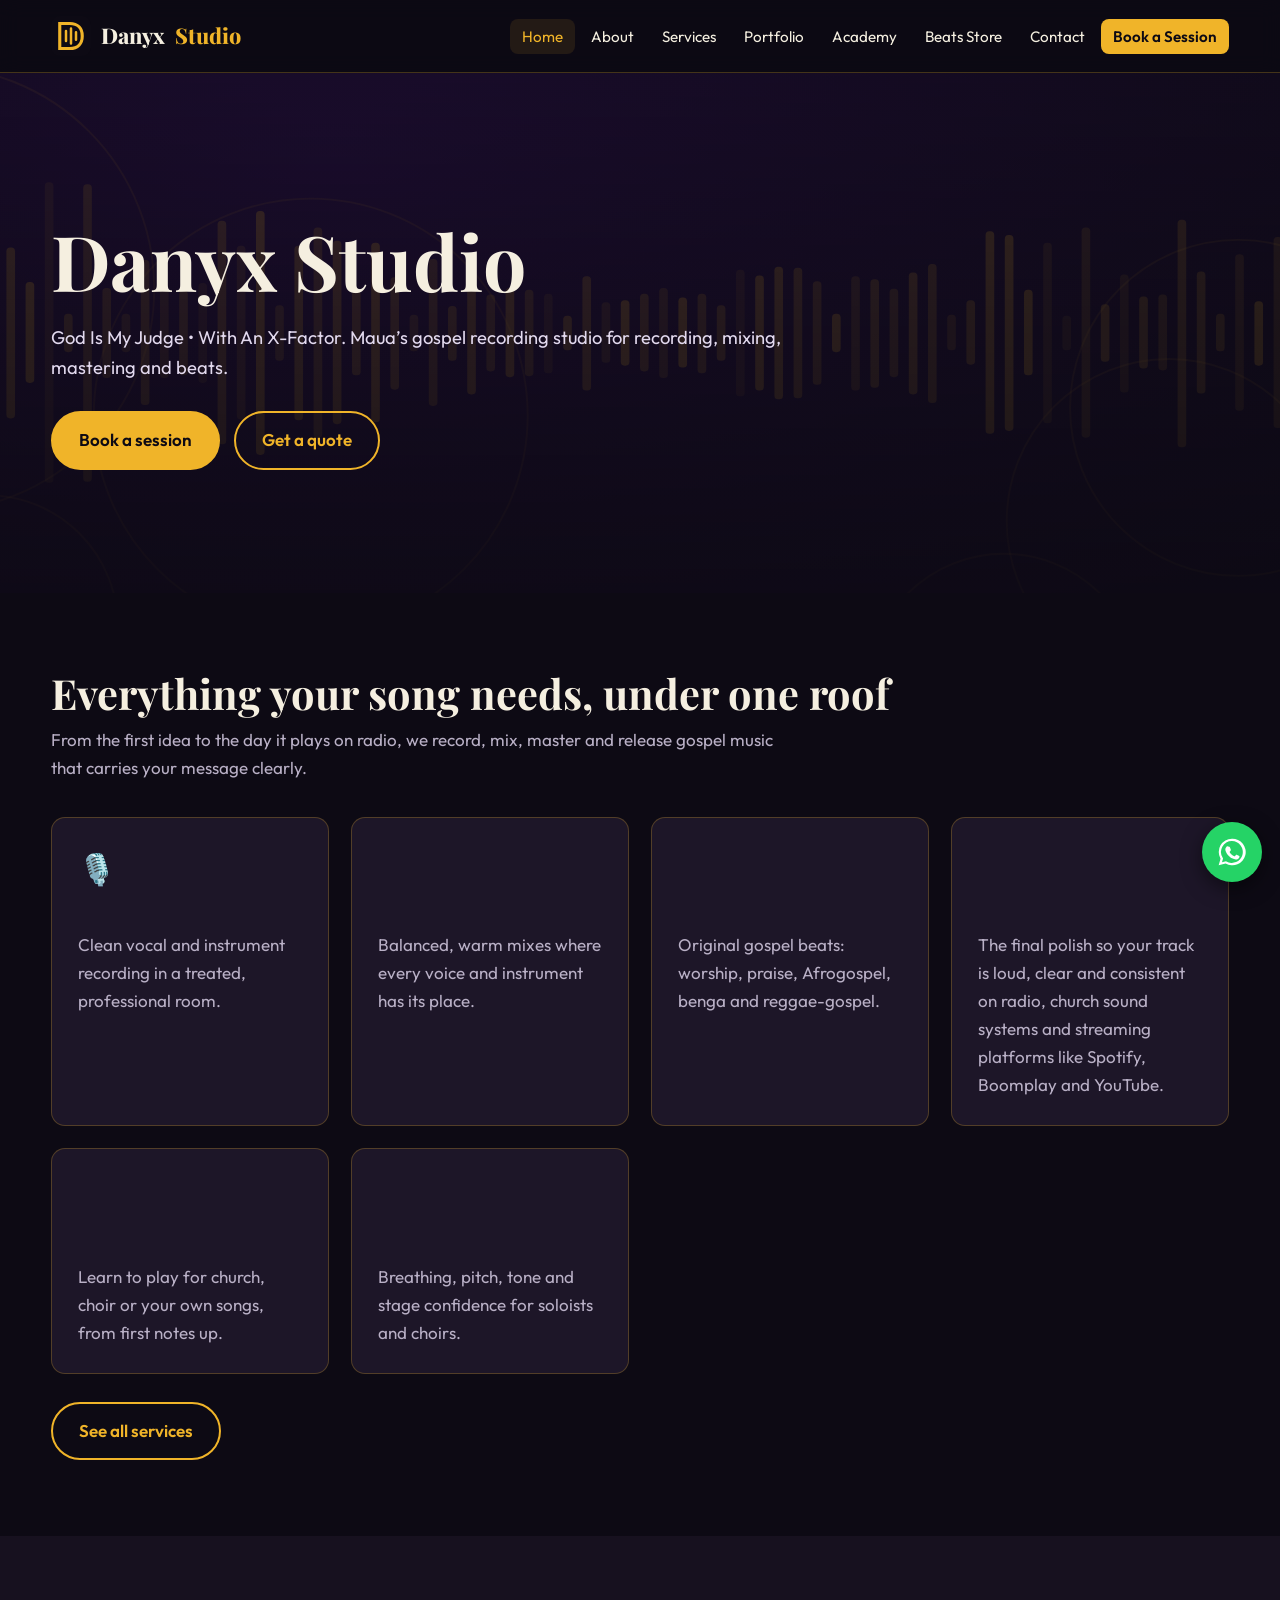
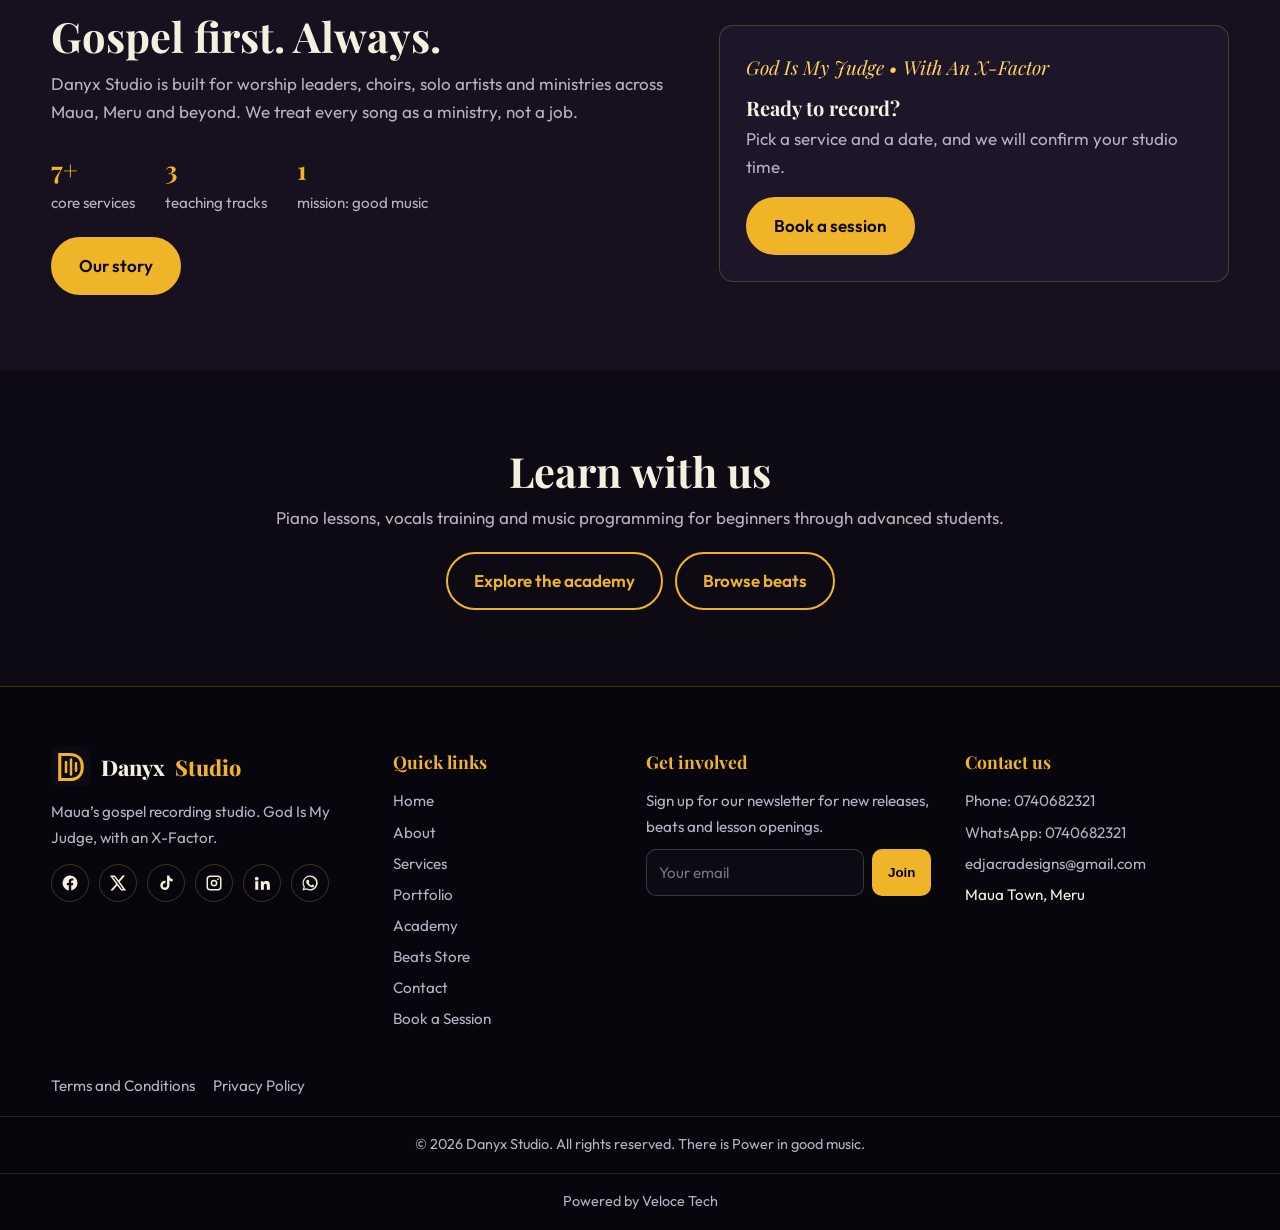
<file: index.html>
<!DOCTYPE html>
<html lang="en"><head><meta charset="UTF-8"><meta name="viewport" content="width=device-width,initial-scale=1">
<title>Gospel Recording Studio in Maua | Danyx Studio, Maua</title><meta name="description" content="Danyx Studio is a gospel recording studio in Maua, Meru: recording, mixing, mastering, beats, music lessons and more.">
<link rel="icon" href="images/logo.svg" type="image/svg+xml">
<link rel="preconnect" href="https://fonts.googleapis.com"><link rel="preconnect" href="https://fonts.gstatic.com" crossorigin>
<link href="https://fonts.googleapis.com/css2?family=Outfit:wght@400;500;600&family=Playfair+Display:ital,wght@0,700;0,800;1,500&display=swap" rel="stylesheet">
<link rel="stylesheet" href="css/styles.css"></head>
<body>
<section class="hero"><div class="bg-slider" aria-hidden="true"></div><div class="wrap"><h1>Danyx Studio</h1><p>God Is My Judge • With An X-Factor. Maua’s gospel recording studio for recording, mixing, mastering and beats.</p><div class="btns"><a class="btn gold" href="book.html">Book a session</a><a class="btn line" href="services.html">Get a quote</a></div></div></section>
<section class="home-services"><div class="wrap"><h2 class="home-services-title">Everything your song needs, under one roof</h2><p class="home-services-intro">From the first idea to the day it plays on radio, we record, mix, master and release gospel music that carries your message clearly.</p><div class="grid"><article class="card"><div class="ic">🎙️</div><h3>Recording</h3><p>Clean vocal and instrument recording in a treated, professional room.</p></article><article class="card"><div class="ic">🎚️</div><h3>Mixing</h3><p>Balanced, warm mixes where every voice and instrument has its place.</p></article><article class="card"><div class="ic">🥁</div><h3>Beats</h3><p>Original gospel beats: worship, praise, Afrogospel, benga and reggae-gospel.</p></article><article class="card"><div class="ic">🔊</div><h3>Mastering</h3><p>The final polish so your track is loud, clear and consistent on radio, church sound systems and streaming platforms like Spotify, Boomplay and YouTube.</p></article><article class="card"><div class="ic">🎹</div><h3>Piano Lessons</h3><p>Learn to play for church, choir or your own songs, from first notes up.</p></article><article class="card"><div class="ic">🎤</div><h3>Vocals Training</h3><p>Breathing, pitch, tone and stage confidence for soloists and choirs.</p></article></div><p style="margin-top:28px"><a class="btn line" href="services.html">See all services</a></p></div></section>
<section class="alt"><div class="wrap split"><div><h2>Gospel first. Always.</h2><p>Danyx Studio is built for worship leaders, choirs, solo artists and ministries across Maua, Meru and beyond. We treat every song as a ministry, not a job.</p><div class="stat"><div><b data-count="7" data-suffix="+">7+</b>core services</div><div><b data-count="3" data-suffix="">3</b>teaching tracks</div><div><b data-count="1" data-suffix="">1</b>mission: good music</div></div><p style="margin-top:22px"><a class="btn gold" href="about.html">Our story</a></p></div>
<div class="card"><p class="sub">God Is My Judge • With An X-Factor</p><h3 style="margin-top:12px">Ready to record?</h3><p>Pick a service and a date, and we will confirm your studio time.</p><p style="margin-top:16px"><a class="btn gold" href="book.html">Book a session</a></p></div></div></section>
<section><div class="wrap center"><h2>Learn with us</h2><p>Piano lessons, vocals training and music programming for beginners through advanced students.</p><p style="margin-top:20px"><a class="btn line" href="academy.html">Explore the academy</a> &nbsp; <a class="btn line" href="beats.html">Browse beats</a></p></div></section>
<script src="js/main.js"></script></body></html>
</file>
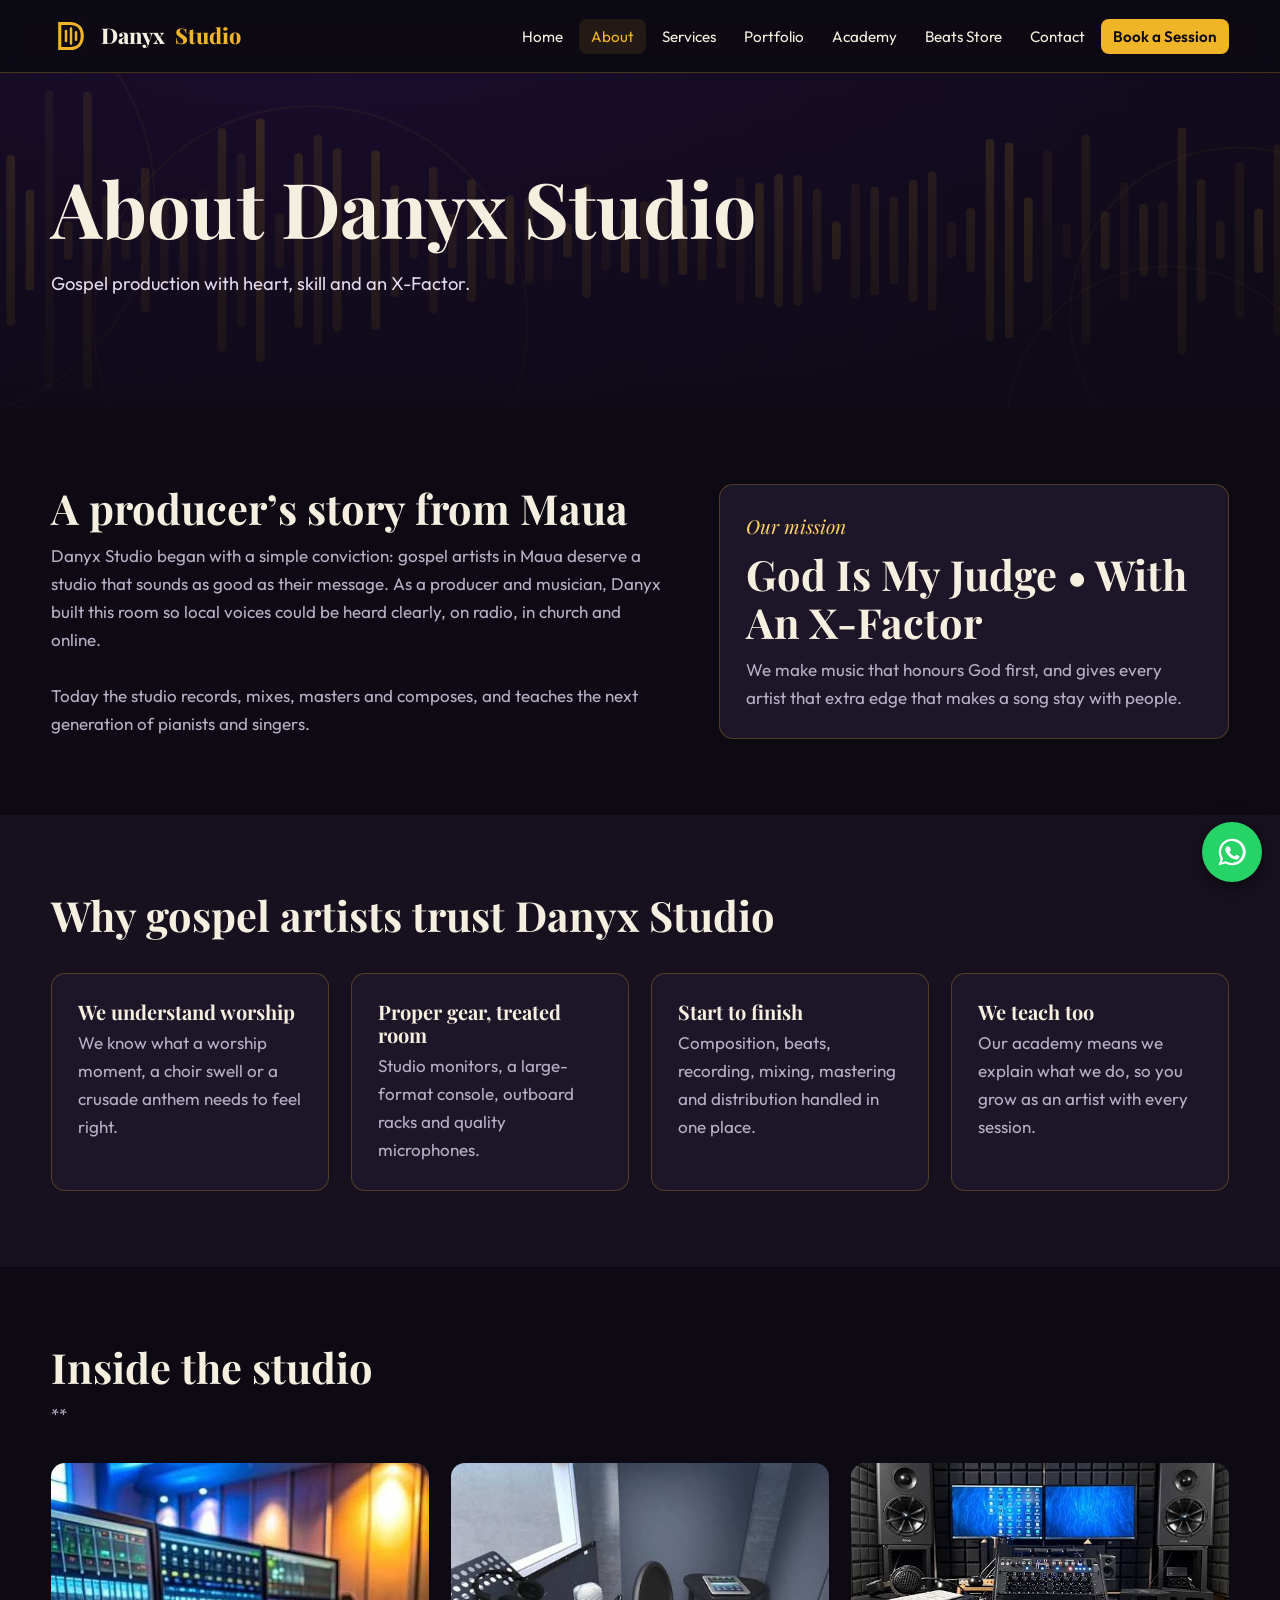
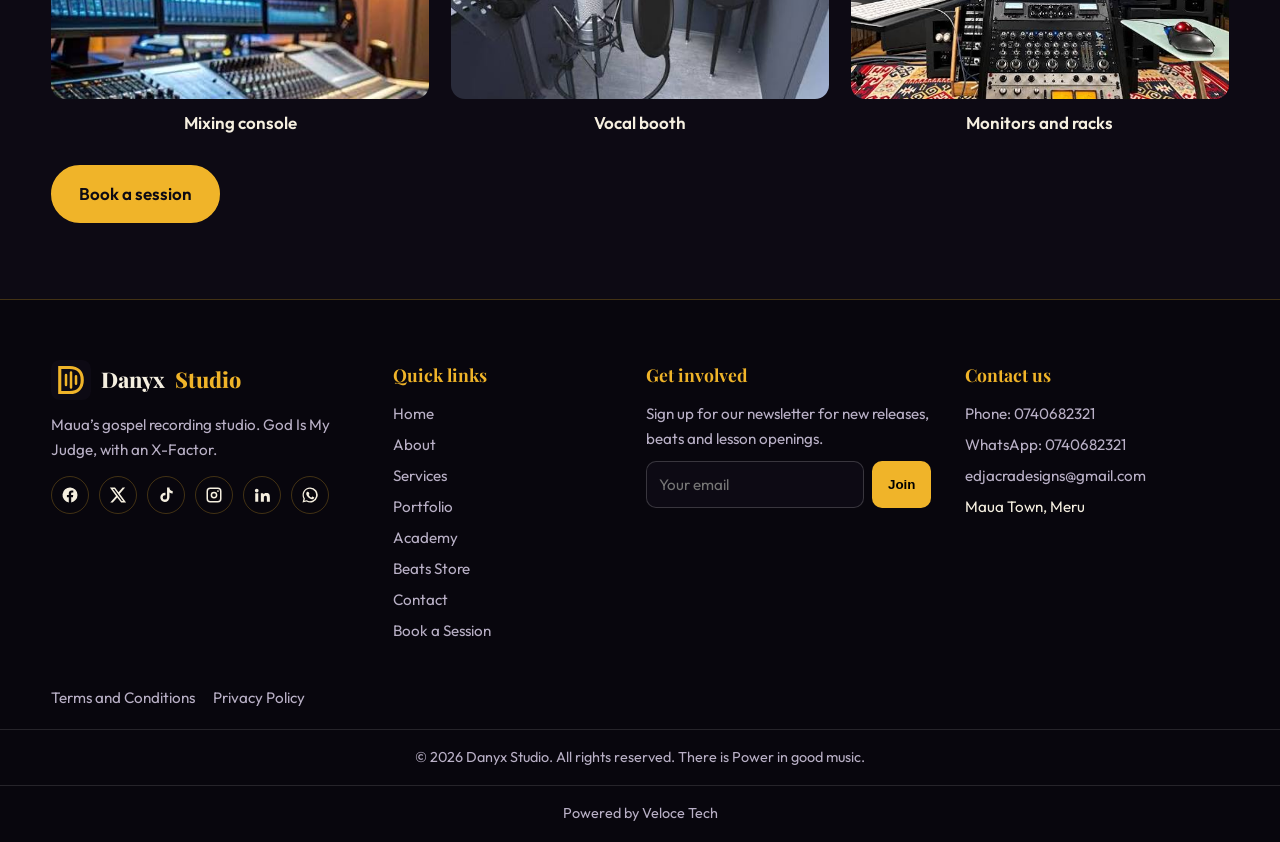
<file: about.html>
<!DOCTYPE html>
<html lang="en"><head><meta charset="UTF-8"><meta name="viewport" content="width=device-width,initial-scale=1">
<title>About Us | Danyx Studio, Maua</title><meta name="description" content="The story, mission and studio behind Danyx Studio in Maua.">
<link rel="icon" href="images/logo.svg" type="image/svg+xml">
<link rel="preconnect" href="https://fonts.googleapis.com"><link rel="preconnect" href="https://fonts.gstatic.com" crossorigin>
<link href="https://fonts.googleapis.com/css2?family=Outfit:wght@400;500;600&family=Playfair+Display:ital,wght@0,700;0,800;1,500&display=swap" rel="stylesheet">
<link rel="stylesheet" href="css/styles.css"></head>
<body>
<section class="hero small"><div class="bg-slider" aria-hidden="true"></div><div class="wrap"><h1>About Danyx Studio</h1><p>Gospel production with heart, skill and an X-Factor.</p></div></section>
<section><div class="wrap split"><div><h2>A producer’s story from Maua</h2><p>Danyx Studio began with a simple conviction: gospel artists in Maua deserve a studio that sounds as good as their message. As a producer and musician, Danyx built this room so local voices could be heard clearly, on radio, in church and online.</p><br><p>Today the studio records, mixes, masters and composes, and teaches the next generation of pianists and singers.</p></div>
<div class="card"><p class="sub">Our mission</p><h2 style="margin-top:8px">God Is My Judge • With An X-Factor</h2><p>We make music that honours God first, and gives every artist that extra edge that makes a song stay with people.</p></div></div></section>
<section class="alt"><div class="wrap"><h2>Why gospel artists trust Danyx Studio</h2><div class="grid">
<div class="card"><h3>We understand worship</h3><p>We know what a worship moment, a choir swell or a crusade anthem needs to feel right.</p></div>
<div class="card"><h3>Proper gear, treated room</h3><p>Studio monitors, a large-format console, outboard racks and quality microphones.</p></div>
<div class="card"><h3>Start to finish</h3><p>Composition, beats, recording, mixing, mastering and distribution handled in one place.</p></div>
<div class="card"><h3>We teach too</h3><p>Our academy means we explain what we do, so you grow as an artist with every session.</p></div></div></div></section>
<section><div class="wrap"><h2>Inside the studio</h2><p>**</p><div class="grid"><figure class="studio-item"><img class="studio-photo" src="images/1.Photo%20Mixing%20Console.jpg" alt="Mixing console"><figcaption>Mixing console</figcaption></figure><figure class="studio-item"><img class="studio-photo" src="images/1%20Photo%20vocal%20booth.jpg" alt="Vocal booth"><figcaption>Vocal booth</figcaption></figure><figure class="studio-item"><img class="studio-photo" src="images/2%20Photo%20Monitors%20and%20Racks.jpg" alt="Monitors and racks"><figcaption>Monitors and racks</figcaption></figure></div><p style="margin-top:28px"><a class="btn gold" href="book.html">Book a session</a></p></div></section>
<script src="js/main.js"></script></body></html>
</file>
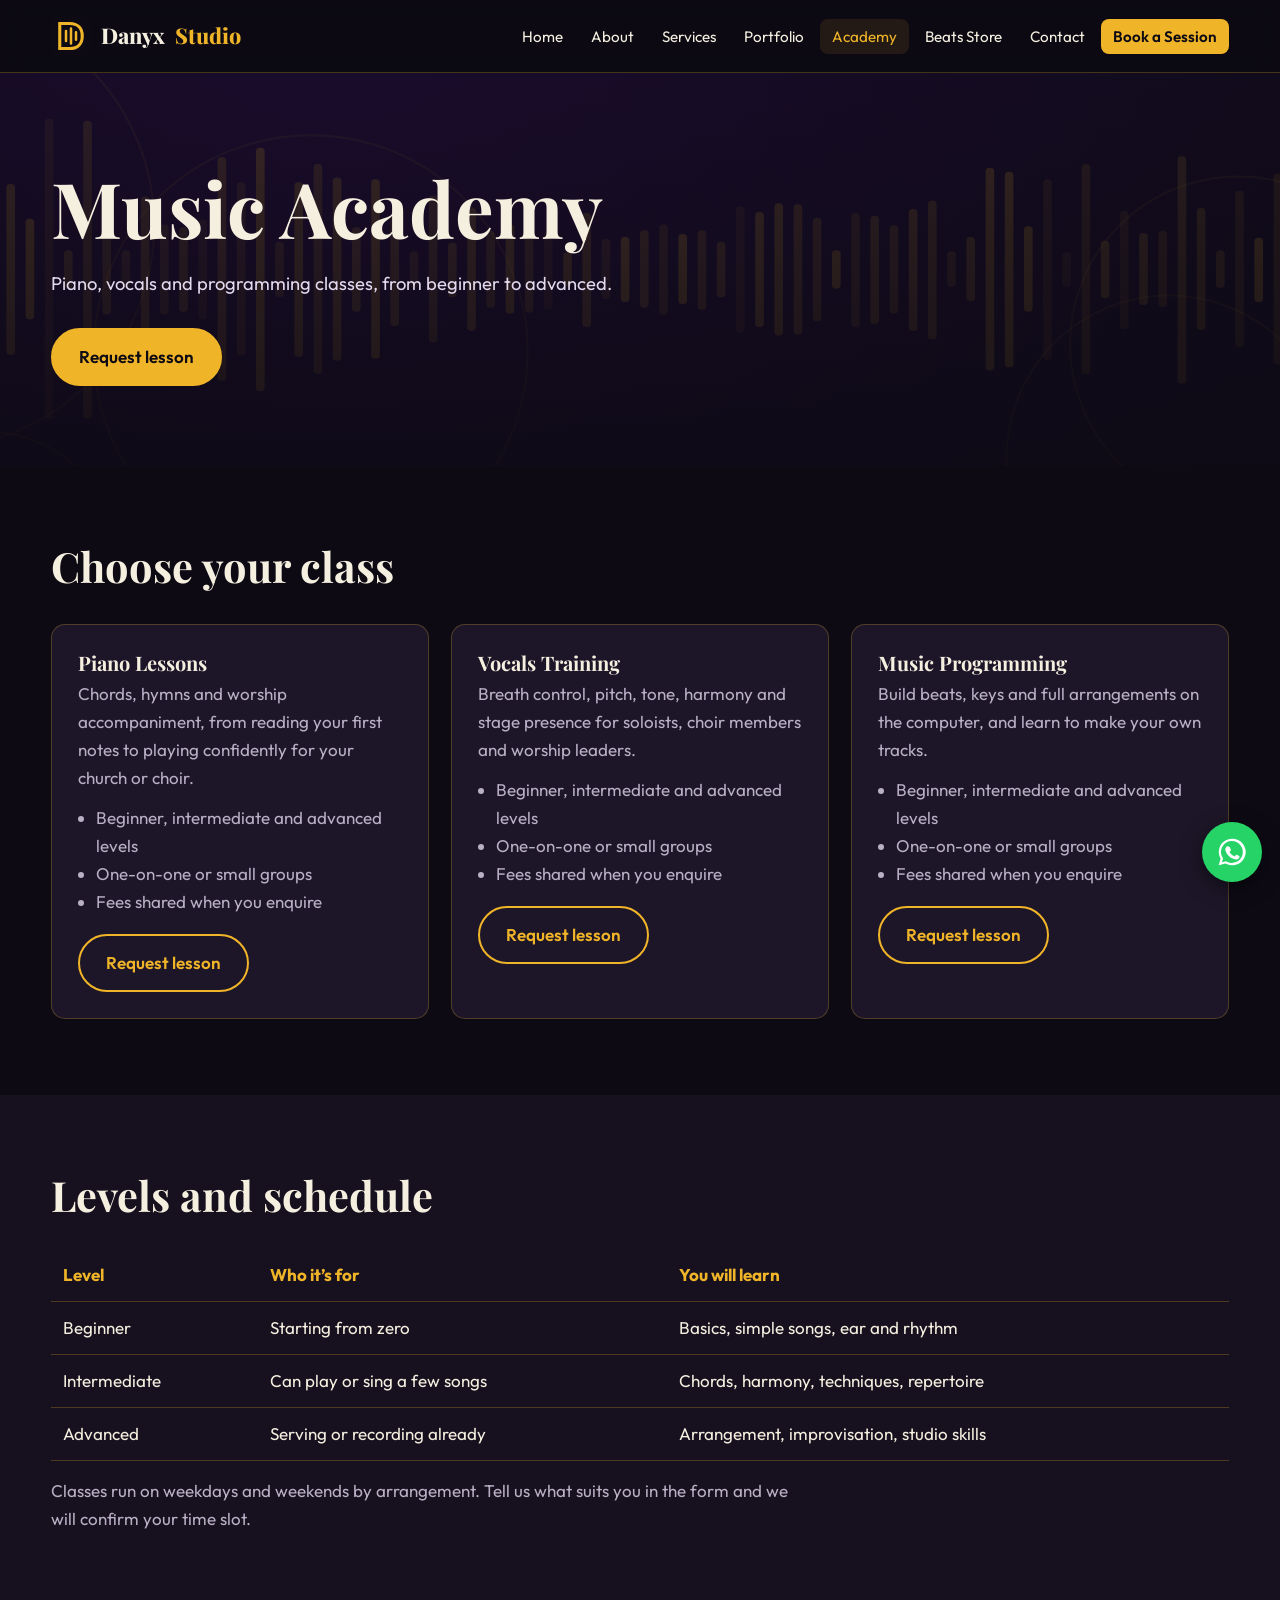
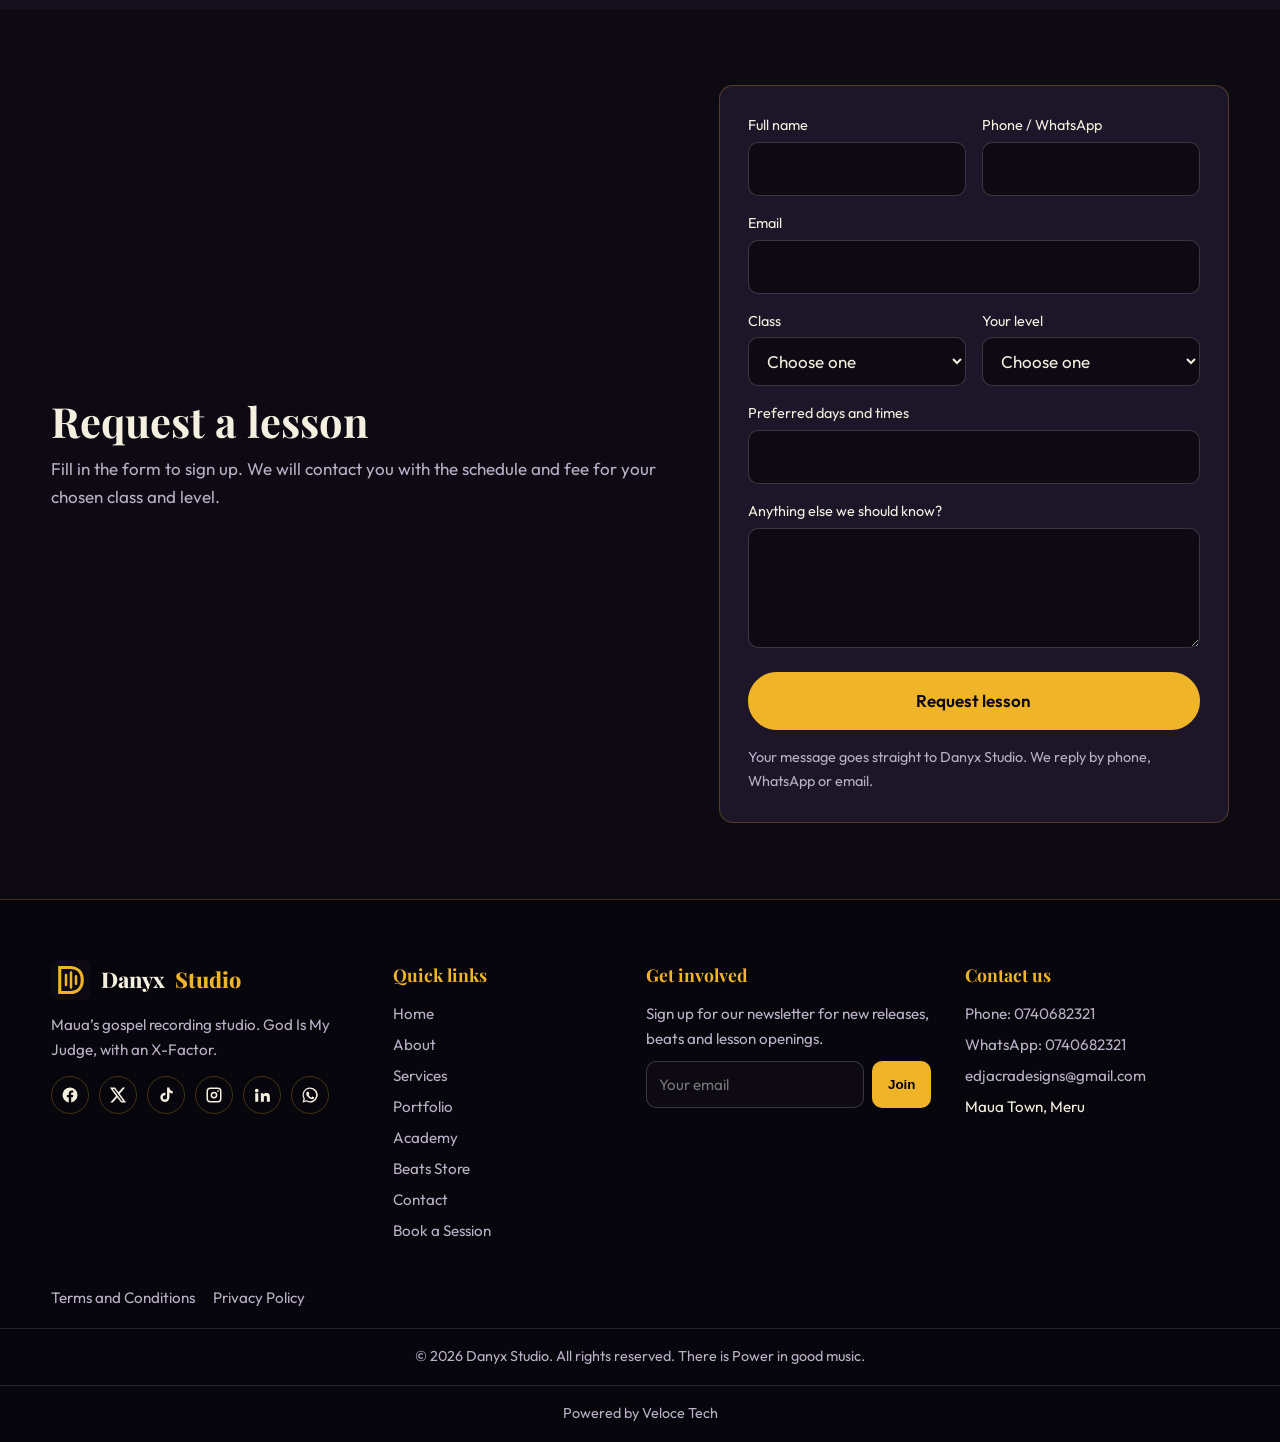
<file: academy.html>
<!DOCTYPE html>
<html lang="en"><head><meta charset="UTF-8"><meta name="viewport" content="width=device-width,initial-scale=1">
<title>Music Academy and Lessons | Danyx Studio, Maua</title><meta name="description" content="Piano lessons, vocals training and music programming classes in Maua, from beginner to advanced.">
<link rel="icon" href="images/logo.svg" type="image/svg+xml">
<link rel="preconnect" href="https://fonts.googleapis.com"><link rel="preconnect" href="https://fonts.gstatic.com" crossorigin>
<link href="https://fonts.googleapis.com/css2?family=Outfit:wght@400;500;600&family=Playfair+Display:ital,wght@0,700;0,800;1,500&display=swap" rel="stylesheet">
<link rel="stylesheet" href="css/styles.css"></head>
<body>
<section class="hero small"><div class="bg-slider" aria-hidden="true"></div><div class="wrap"><h1>Music Academy</h1><p>Piano, vocals and programming classes, from beginner to advanced.</p><a class="btn gold" href="#lesson">Request lesson</a></div></section>
<section><div class="wrap"><h2>Choose your class</h2><div class="grid"><article class="card"><h3>Piano Lessons</h3><p>Chords, hymns and worship accompaniment, from reading your first notes to playing confidently for your church or choir.</p><ul><li>Beginner, intermediate and advanced levels</li><li>One-on-one or small groups</li><li>Fees shared when you enquire</li></ul><a class="btn line" href="#lesson" data-c="Piano Lessons">Request lesson</a></article><article class="card"><h3>Vocals Training</h3><p>Breath control, pitch, tone, harmony and stage presence for soloists, choir members and worship leaders.</p><ul><li>Beginner, intermediate and advanced levels</li><li>One-on-one or small groups</li><li>Fees shared when you enquire</li></ul><a class="btn line" href="#lesson" data-c="Vocals Training">Request lesson</a></article><article class="card"><h3>Music Programming</h3><p>Build beats, keys and full arrangements on the computer, and learn to make your own tracks.</p><ul><li>Beginner, intermediate and advanced levels</li><li>One-on-one or small groups</li><li>Fees shared when you enquire</li></ul><a class="btn line" href="#lesson" data-c="Music Programming">Request lesson</a></article></div></div></section>
<section class="alt"><div class="wrap"><h2>Levels and schedule</h2><div class="tbl"><table><thead><tr><th>Level</th><th>Who it’s for</th><th>You will learn</th></tr></thead><tbody>
<tr><td>Beginner</td><td>Starting from zero</td><td>Basics, simple songs, ear and rhythm</td></tr>
<tr><td>Intermediate</td><td>Can play or sing a few songs</td><td>Chords, harmony, techniques, repertoire</td></tr>
<tr><td>Advanced</td><td>Serving or recording already</td><td>Arrangement, improvisation, studio skills</td></tr></tbody></table></div>
<p style="margin-top:16px">Classes run on weekdays and weekends by arrangement. Tell us what suits you in the form and we will confirm your time slot.</p></div></section>
<section id="lesson"><div class="wrap split"><div><h2>Request a lesson</h2><p>Fill in the form to sign up. We will contact you with the schedule and fee for your chosen class and level.</p></div>
<form class="f" action="https://formsubmit.co/edjacradesigns@gmail.com" method="POST"><input type="hidden" name="_subject" value="Danyx Studio: Lesson request"><input type="hidden" name="_template" value="table"><input type="hidden" name="_captcha" value="false"><div class="two"><div><label for="name">Full name</label><input id="name" name="name" type="text" required></div><div><label for="phone">Phone / WhatsApp</label><input id="phone" name="phone" type="tel" required></div></div><div><label for="email">Email</label><input id="email" name="email" type="email"></div><div class="two"><div><label for="class">Class</label><select id="class" name="class" required><option value="">Choose one</option><option>Piano Lessons</option><option>Vocals Training</option><option>Music Programming</option></select></div><div><label for="level">Your level</label><select id="level" name="level" required><option value="">Choose one</option><option>Beginner</option><option>Intermediate</option><option>Advanced</option></select></div></div><div><label for="schedule">Preferred days and times</label><input id="schedule" name="schedule" type="text" required></div><div><label for="message">Anything else we should know?</label><textarea id="message" name="message"></textarea></div><button class="btn gold" type="submit">Request lesson</button><p class="note">Your message goes straight to Danyx Studio. We reply by phone, WhatsApp or email.</p></form></div></section>
<script>document.querySelectorAll('[data-c]').forEach(function(a){a.addEventListener('click',function(){document.querySelector('select[name=class]').value=a.dataset.c})})</script>
<script src="js/main.js"></script></body></html>
</file>
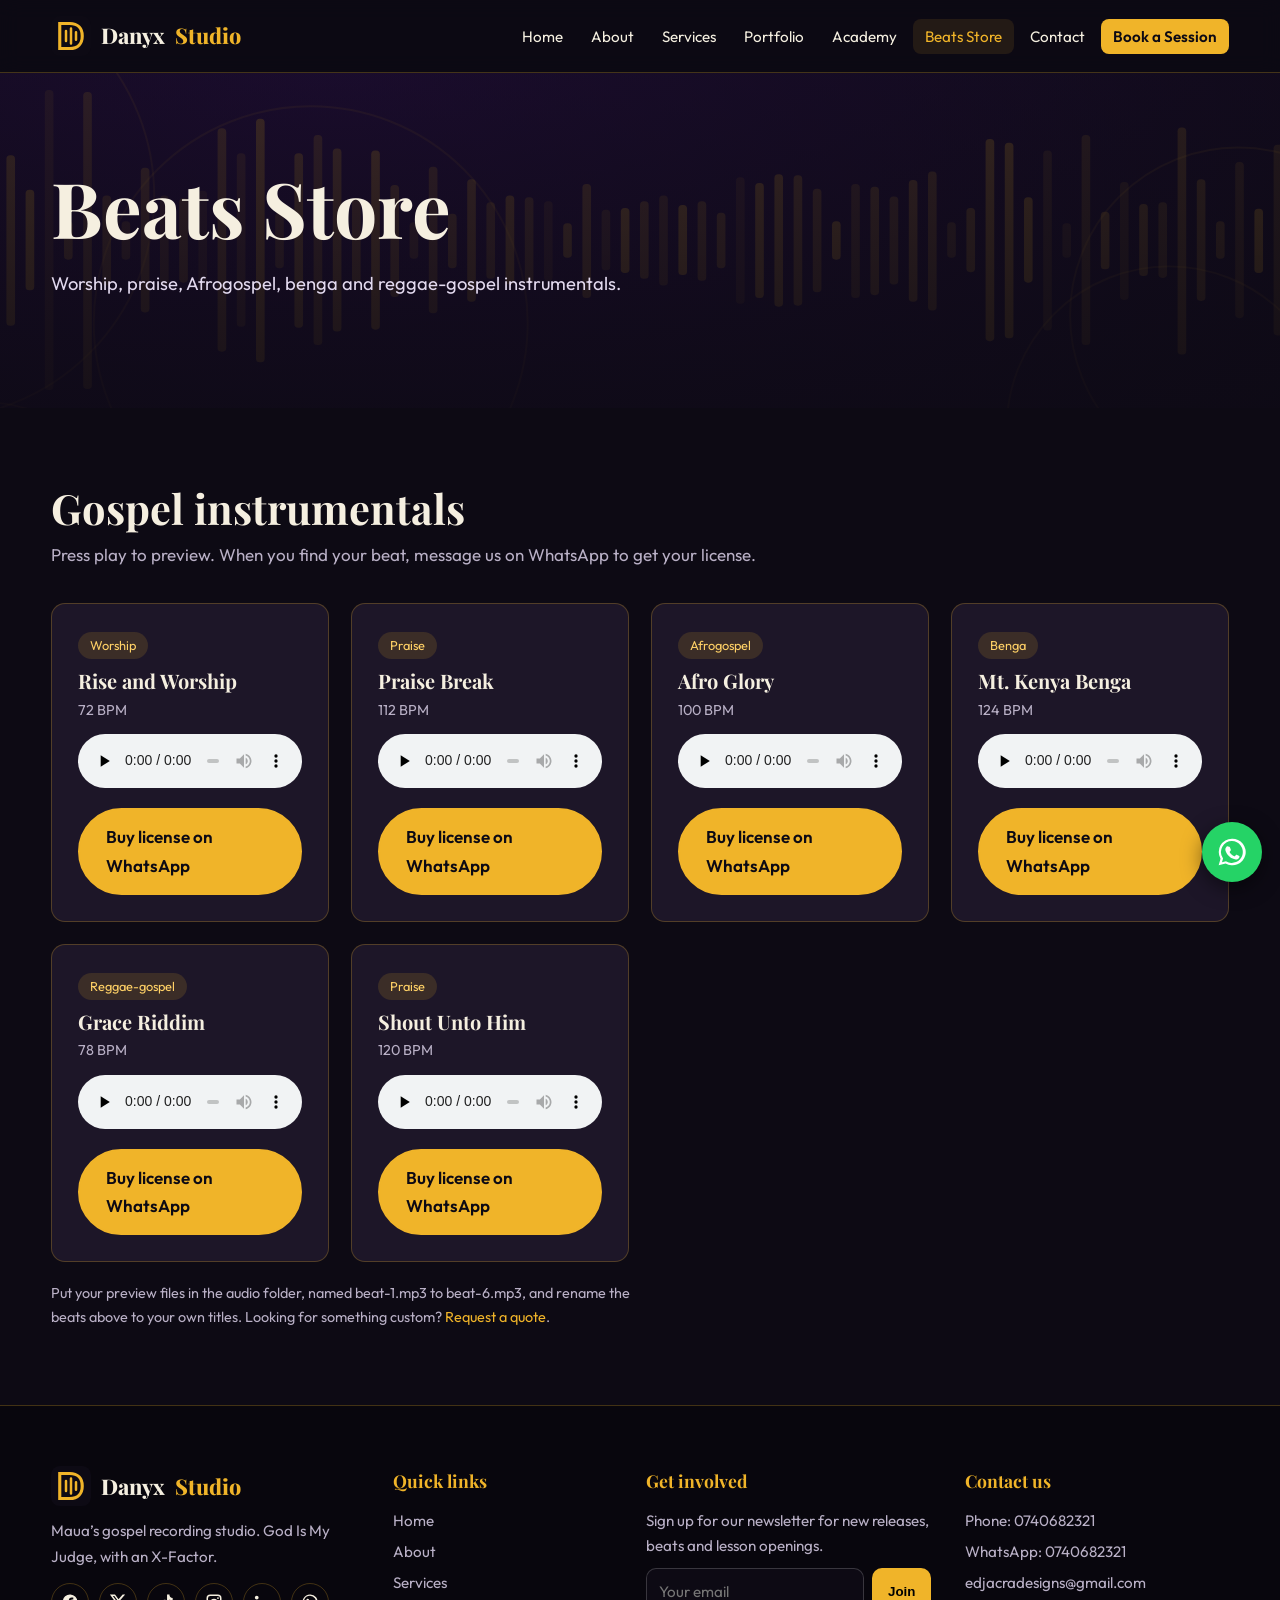
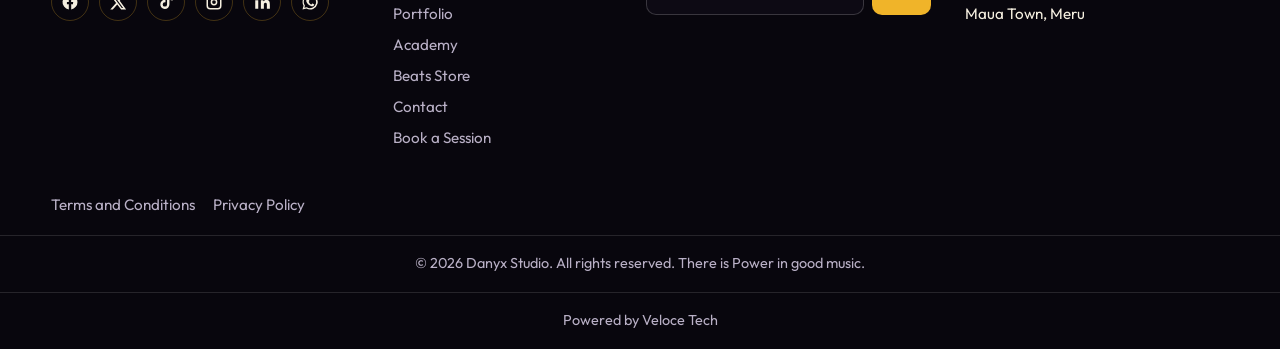
<file: beats.html>
<!DOCTYPE html>
<html lang="en"><head><meta charset="UTF-8"><meta name="viewport" content="width=device-width,initial-scale=1">
<title>Beats Store | Danyx Studio, Maua</title><meta name="description" content="Preview and license gospel instrumentals: worship, praise, Afrogospel, benga and reggae-gospel. Buy via WhatsApp.">
<link rel="icon" href="images/logo.svg" type="image/svg+xml">
<link rel="preconnect" href="https://fonts.googleapis.com"><link rel="preconnect" href="https://fonts.gstatic.com" crossorigin>
<link href="https://fonts.googleapis.com/css2?family=Outfit:wght@400;500;600&family=Playfair+Display:ital,wght@0,700;0,800;1,500&display=swap" rel="stylesheet">
<link rel="stylesheet" href="css/styles.css"></head>
<body>
<section class="hero small"><div class="bg-slider" aria-hidden="true"></div><div class="wrap"><h1>Beats Store</h1><p>Worship, praise, Afrogospel, benga and reggae-gospel instrumentals.</p></div></section>
<section><div class="wrap"><h2>Gospel instrumentals</h2><p>Press play to preview. When you find your beat, message us on WhatsApp to get your license.</p><div class="grid"><article class="card"><span class="tag">Worship</span><h3>Rise and Worship</h3><p class="note">72 BPM</p><audio controls preload="none" style="width:100%;margin:12px 0"><source src="audio/beat-1.mp3" type="audio/mpeg"></audio><a class="btn gold" target="_blank" rel="noopener" href="https://wa.me/254740682321?text=Hello%20Danyx%20Studio%2C%20I%20want%20a%20license%20for%20the%20beat%20%22Rise%20and%20Worship%22">Buy license on WhatsApp</a></article><article class="card"><span class="tag">Praise</span><h3>Praise Break</h3><p class="note">112 BPM</p><audio controls preload="none" style="width:100%;margin:12px 0"><source src="audio/beat-2.mp3" type="audio/mpeg"></audio><a class="btn gold" target="_blank" rel="noopener" href="https://wa.me/254740682321?text=Hello%20Danyx%20Studio%2C%20I%20want%20a%20license%20for%20the%20beat%20%22Praise%20Break%22">Buy license on WhatsApp</a></article><article class="card"><span class="tag">Afrogospel</span><h3>Afro Glory</h3><p class="note">100 BPM</p><audio controls preload="none" style="width:100%;margin:12px 0"><source src="audio/beat-3.mp3" type="audio/mpeg"></audio><a class="btn gold" target="_blank" rel="noopener" href="https://wa.me/254740682321?text=Hello%20Danyx%20Studio%2C%20I%20want%20a%20license%20for%20the%20beat%20%22Afro%20Glory%22">Buy license on WhatsApp</a></article><article class="card"><span class="tag">Benga</span><h3>Mt. Kenya Benga</h3><p class="note">124 BPM</p><audio controls preload="none" style="width:100%;margin:12px 0"><source src="audio/beat-4.mp3" type="audio/mpeg"></audio><a class="btn gold" target="_blank" rel="noopener" href="https://wa.me/254740682321?text=Hello%20Danyx%20Studio%2C%20I%20want%20a%20license%20for%20the%20beat%20%22Mt.%20Kenya%20Benga%22">Buy license on WhatsApp</a></article><article class="card"><span class="tag">Reggae-gospel</span><h3>Grace Riddim</h3><p class="note">78 BPM</p><audio controls preload="none" style="width:100%;margin:12px 0"><source src="audio/beat-5.mp3" type="audio/mpeg"></audio><a class="btn gold" target="_blank" rel="noopener" href="https://wa.me/254740682321?text=Hello%20Danyx%20Studio%2C%20I%20want%20a%20license%20for%20the%20beat%20%22Grace%20Riddim%22">Buy license on WhatsApp</a></article><article class="card"><span class="tag">Praise</span><h3>Shout Unto Him</h3><p class="note">120 BPM</p><audio controls preload="none" style="width:100%;margin:12px 0"><source src="audio/beat-6.mp3" type="audio/mpeg"></audio><a class="btn gold" target="_blank" rel="noopener" href="https://wa.me/254740682321?text=Hello%20Danyx%20Studio%2C%20I%20want%20a%20license%20for%20the%20beat%20%22Shout%20Unto%20Him%22">Buy license on WhatsApp</a></article></div>
<p class="note" style="margin-top:20px">Put your preview files in the audio folder, named beat-1.mp3 to beat-6.mp3, and rename the beats above to your own titles. Looking for something custom? <a href="services.html#quote">Request a quote</a>.</p></div></section>
<script src="js/main.js"></script></body></html>
</file>
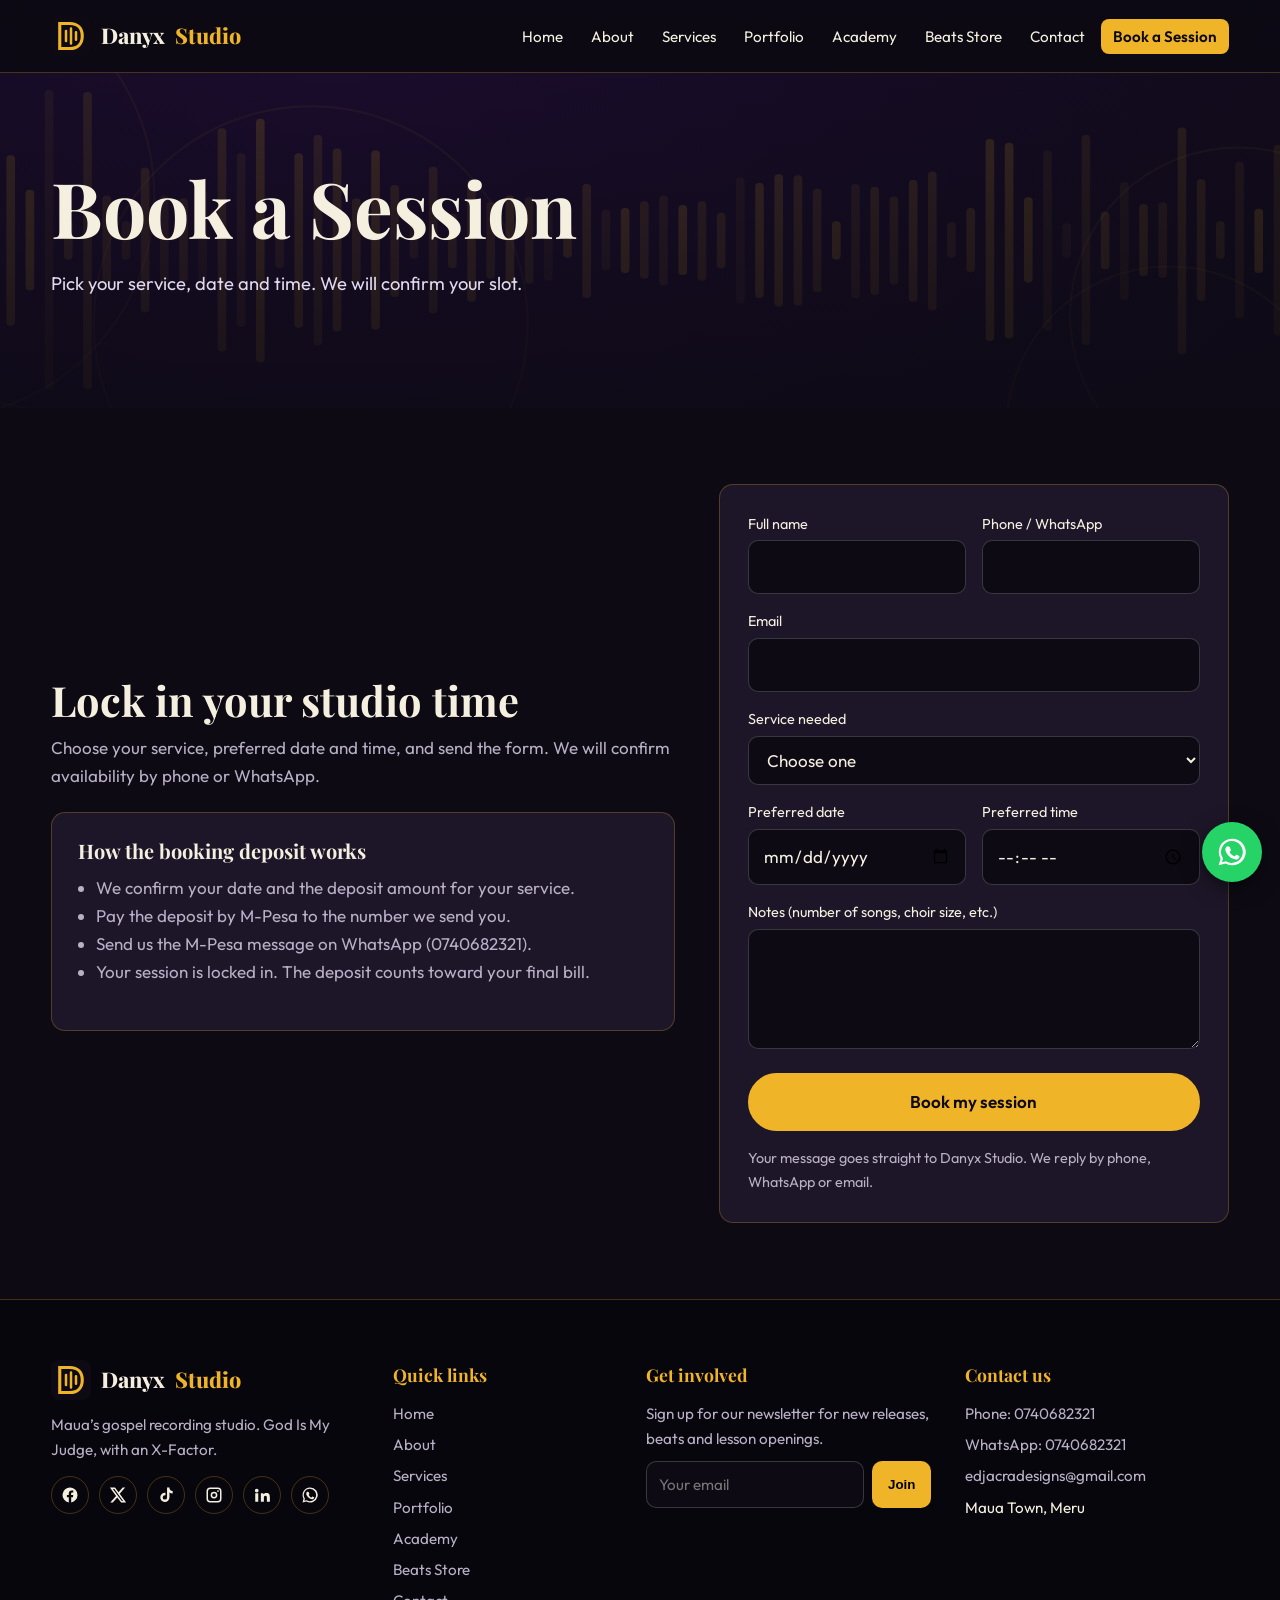
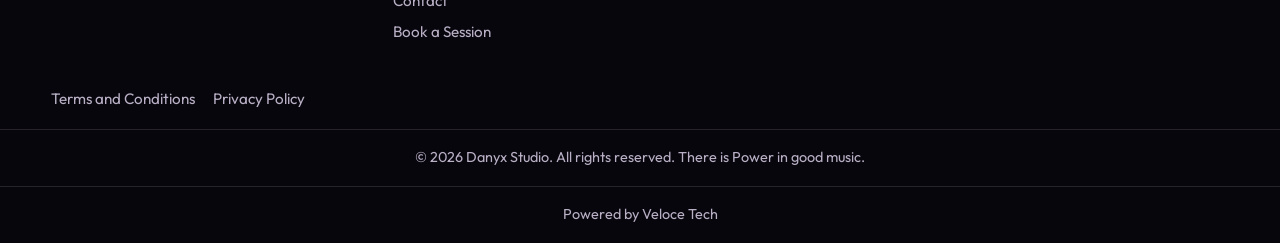
<file: book.html>
<!DOCTYPE html>
<html lang="en"><head><meta charset="UTF-8"><meta name="viewport" content="width=device-width,initial-scale=1">
<title>Book a Session | Danyx Studio, Maua</title><meta name="description" content="Book studio time at Danyx Studio: choose a service, date and time.">
<link rel="icon" href="images/logo.svg" type="image/svg+xml">
<link rel="preconnect" href="https://fonts.googleapis.com"><link rel="preconnect" href="https://fonts.gstatic.com" crossorigin>
<link href="https://fonts.googleapis.com/css2?family=Outfit:wght@400;500;600&family=Playfair+Display:ital,wght@0,700;0,800;1,500&display=swap" rel="stylesheet">
<link rel="stylesheet" href="css/styles.css"></head>
<body>
<section class="hero small"><div class="bg-slider" aria-hidden="true"></div><div class="wrap"><h1>Book a Session</h1><p>Pick your service, date and time. We will confirm your slot.</p></div></section>
<section><div class="wrap split"><div><h2>Lock in your studio time</h2><p>Choose your service, preferred date and time, and send the form. We will confirm availability by phone or WhatsApp.</p>
<div class="card" style="margin-top:22px"><h3>How the booking deposit works</h3><ul><li>We confirm your date and the deposit amount for your service.</li><li>Pay the deposit by M-Pesa to the number we send you.</li><li>Send us the M-Pesa message on WhatsApp (0740682321).</li><li>Your session is locked in. The deposit counts toward your final bill.</li></ul></div></div>
<form class="f" action="https://formsubmit.co/edjacradesigns@gmail.com" method="POST"><input type="hidden" name="_subject" value="Danyx Studio: Session booking"><input type="hidden" name="_template" value="table"><input type="hidden" name="_captcha" value="false"><div class="two"><div><label for="name">Full name</label><input id="name" name="name" type="text" required></div><div><label for="phone">Phone / WhatsApp</label><input id="phone" name="phone" type="tel" required></div></div><div><label for="email">Email</label><input id="email" name="email" type="email"></div><div><label for="service">Service needed</label><select id="service" name="service" required><option value="">Choose one</option><option>Recording</option><option>Mixing</option><option>Beats</option><option>Piano Lessons</option><option>Vocals Training</option><option>Songs Composition</option><option>Programming</option><option>Mastering</option><option>Custom Instrumentals and Skiza Tunes</option><option>Live Instrument Tracking</option><option>Vocal Tuning and Pitch Correction</option><option>Choir and Praise Team Recording</option><option>Voiceovers and Church Adverts</option><option>Digital Music Distribution</option><option>Lyric Videos and Cover Art</option></select></div><div class="two"><div><label for="date">Preferred date</label><input id="date" name="date" type="date" required></div><div><label for="time">Preferred time</label><input id="time" name="time" type="time" required></div></div><div><label for="message">Notes (number of songs, choir size, etc.)</label><textarea id="message" name="message"></textarea></div><button class="btn gold" type="submit">Book my session</button><p class="note">Your message goes straight to Danyx Studio. We reply by phone, WhatsApp or email.</p></form></div></section>
<script src="js/main.js"></script></body></html>
</file>
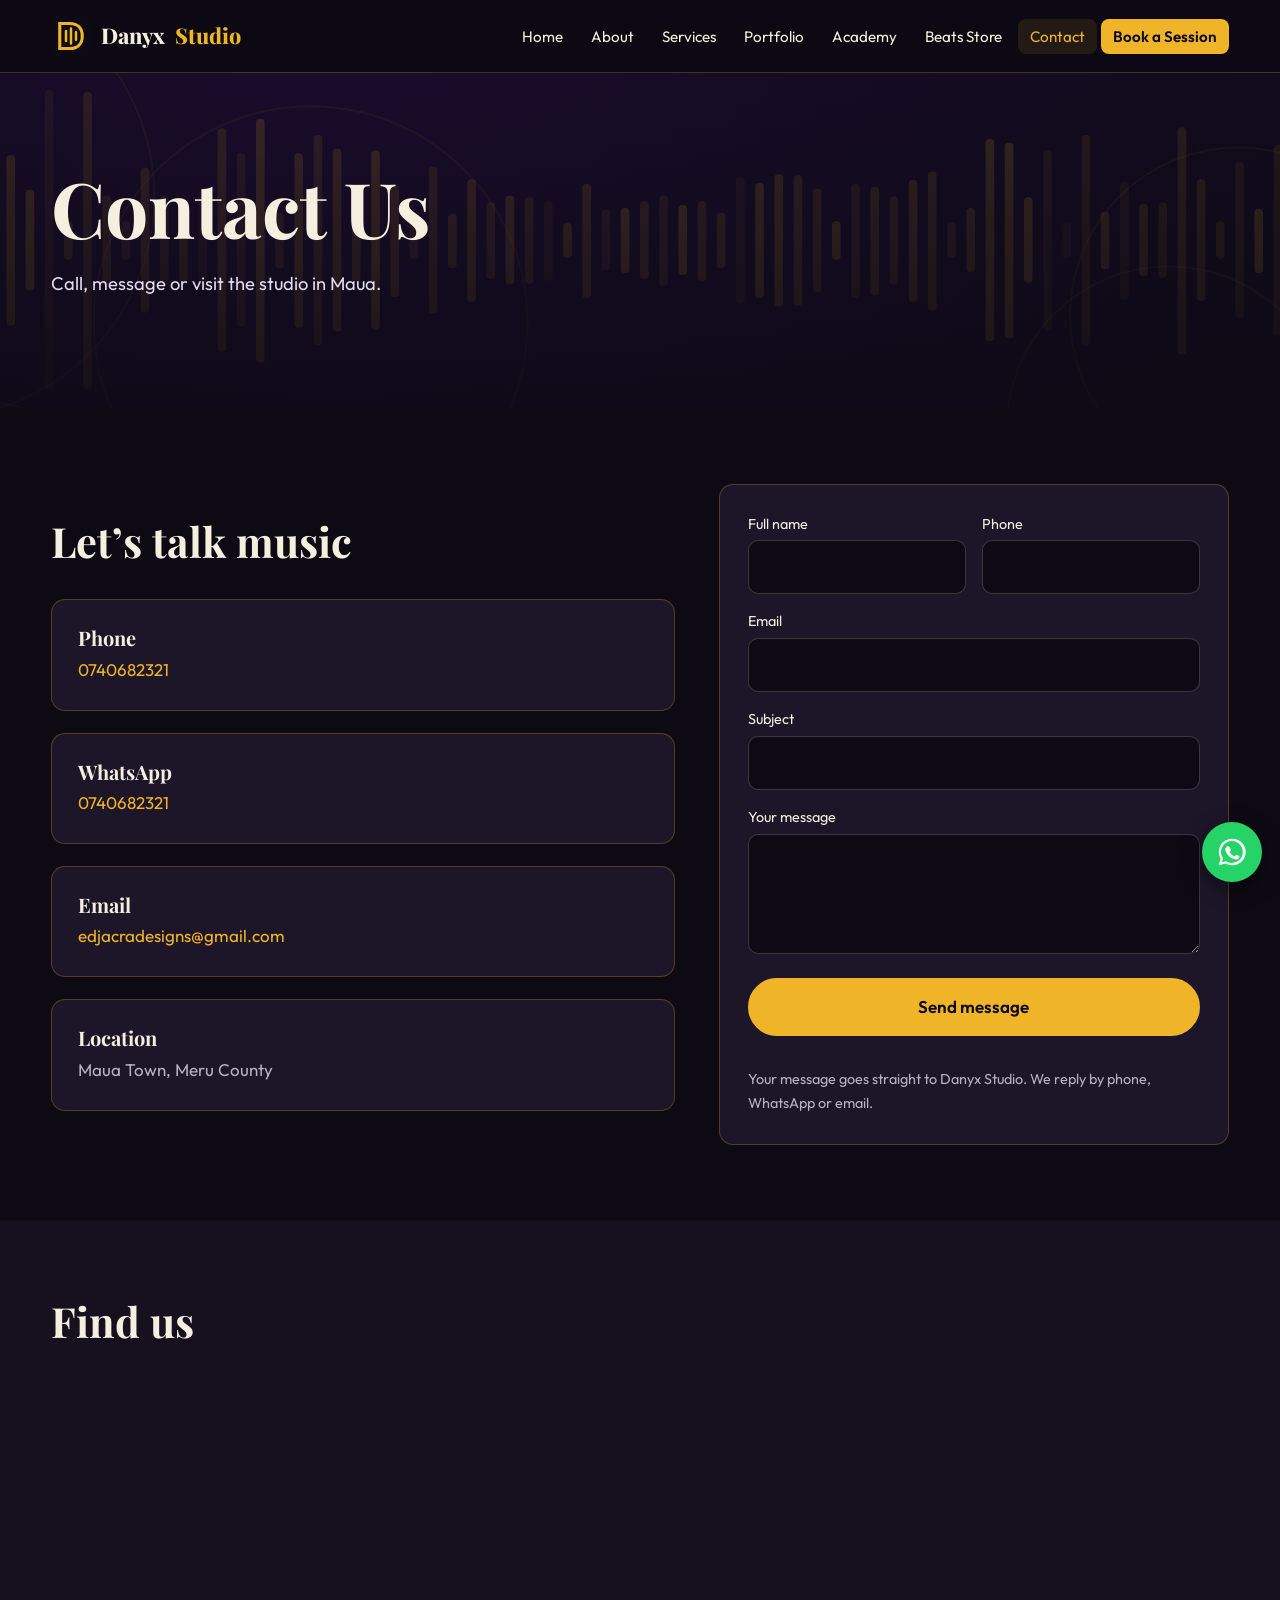
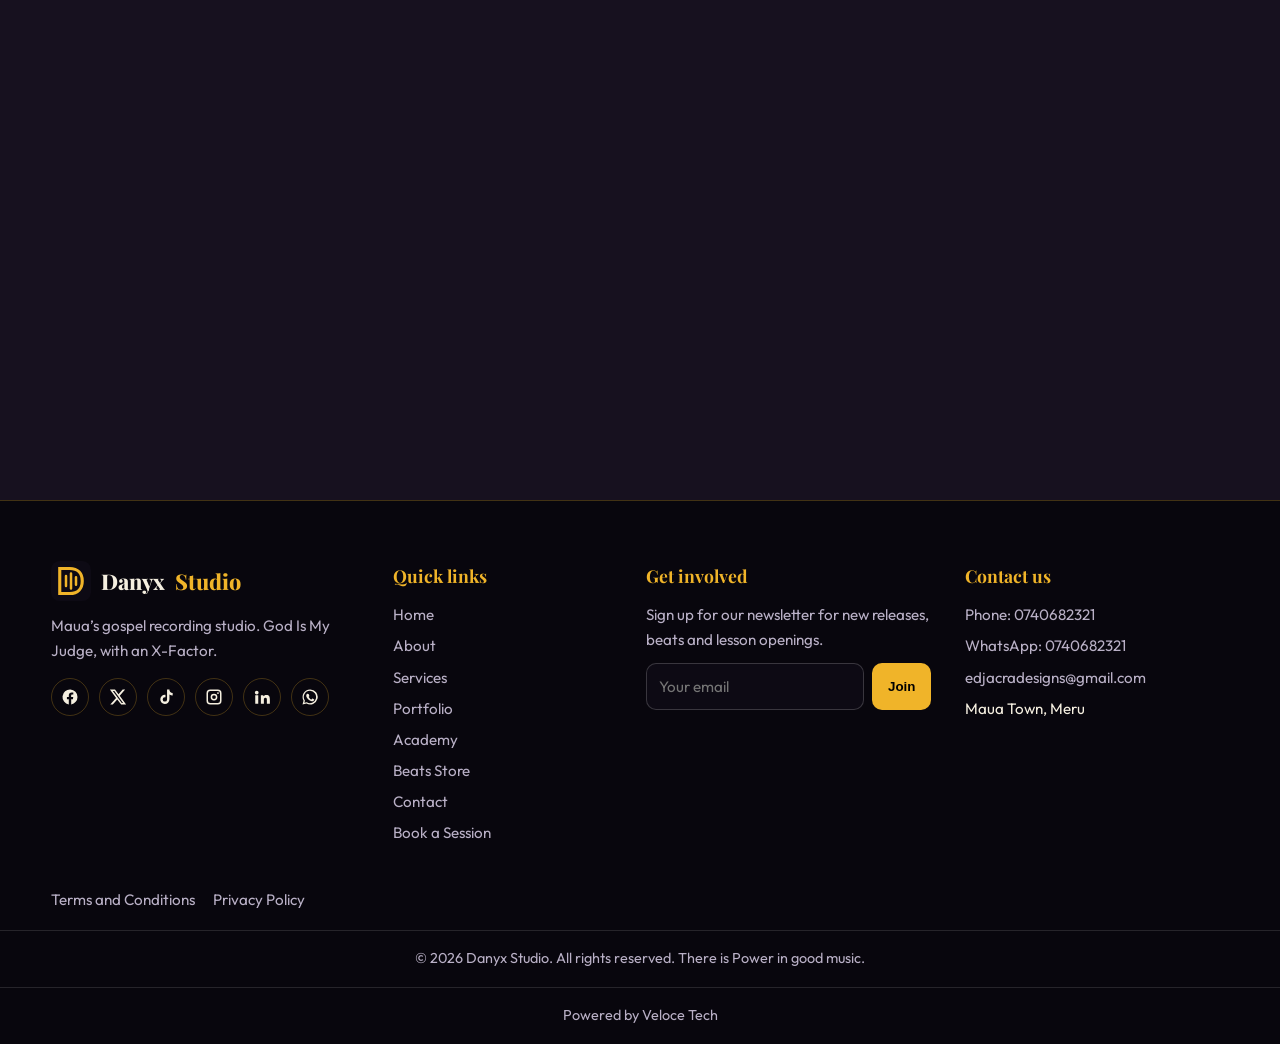
<file: contact.html>
<!DOCTYPE html>
<html lang="en">
<head>
  <meta charset="UTF-8">
  <meta name="viewport" content="width=device-width, initial-scale=1">
  <title>Contact | Danyx Studio, Maua</title>
  <meta name="description" content="Contact Danyx Studio in Maua Town, Meru by phone, WhatsApp, email or the contact form.">
  <link rel="icon" href="images/logo.svg" type="image/svg+xml">
  <link rel="preconnect" href="https://fonts.googleapis.com">
  <link rel="preconnect" href="https://fonts.gstatic.com" crossorigin>
  <link href="https://fonts.googleapis.com/css2?family=Outfit:wght@400;500;600&family=Playfair+Display:ital,wght@0,700;0,800;1,500&display=swap" rel="stylesheet">
  <link rel="stylesheet" href="css/styles.css">
</head>
<body>
  <section class="hero small">
    <div class="bg-slider" aria-hidden="true"></div>
    <div class="wrap">
      <h1>Contact Us</h1>
      <p>Call, message or visit the studio in Maua.</p>
    </div>
  </section>

  <section>
    <div class="wrap split">
      <div>
        <h2>Let’s talk music</h2>
        <div class="grid" style="grid-template-columns:1fr">
          <div class="card"><h3>Phone</h3><p><a href="tel:0740682321">0740682321</a></p></div>
          <div class="card"><h3>WhatsApp</h3><p><a href="https://wa.me/254740682321" target="_blank" rel="noopener">0740682321</a></p></div>
          <div class="card"><h3>Email</h3><p><a href="mailto:edjacradesigns@gmail.com">edjacradesigns@gmail.com</a></p></div>
          <div class="card"><h3>Location</h3><p>Maua Town, Meru County</p></div>
        </div>
      </div>

      <form class="f" id="contact-form" action="https://formsubmit.co/edjacradesigns@gmail.com" method="POST">
        <input type="hidden" name="_subject" value="Danyx Studio: Contact message">
        <input type="hidden" name="_template" value="table">
        <input type="hidden" name="_captcha" value="false">
        <div class="two">
          <div><label for="name">Full name</label><input id="name" name="name" type="text" autocomplete="name" required></div>
          <div><label for="phone">Phone</label><input id="phone" name="phone" type="tel" autocomplete="tel" required></div>
        </div>
        <div><label for="email">Email</label><input id="email" name="email" type="email" autocomplete="email" required></div>
        <div><label for="subject">Subject</label><input id="subject" name="subject" type="text" required></div>
        <div><label for="message">Your message</label><textarea id="message" name="message" required></textarea></div>
        <button class="btn gold" type="submit">Send message</button>
        <p id="contact-status" class="note" role="status" aria-live="polite"></p>
        <p class="note">Your message goes straight to Danyx Studio. We reply by phone, WhatsApp or email.</p>
      </form>
    </div>
  </section>

  <section class="alt">
    <div class="wrap">
      <h2>Find us</h2>
      <iframe class="video" title="Map of Maua Town, Meru County, Kenya" loading="lazy" src="https://www.google.com/maps?q=Maua%20Town%2C%20Meru%20County%2C%20Kenya&output=embed"></iframe>
    </div>
  </section>

  <script>
    (function () {
      var form = document.getElementById('contact-form');
      var status = document.getElementById('contact-status');
      var submit = form.querySelector('[type="submit"]');

      form.addEventListener('submit', async function (event) {
        event.preventDefault();
        submit.disabled = true;
        status.textContent = 'Sending your message…';

        try {
          var response = await fetch('https://formsubmit.co/ajax/edjacradesigns@gmail.com', {
            method: 'POST',
            body: new FormData(form),
            headers: { Accept: 'application/json' }
          });
          var result = await response.json();
          if (!response.ok || String(result.success).toLowerCase() !== 'true') {
            throw new Error(result.message || 'The message could not be sent.');
          }
          status.textContent = 'Thanks! Your message has been sent.';
          form.reset();
        } catch (error) {
          status.textContent = (error && error.message ? error.message : 'There was a problem sending your message.') + ' Please try again or email edjacradesigns@gmail.com.';
        } finally {
          submit.disabled = false;
        }
      });
    })();
  </script>
  <script src="js/main.js"></script>
</body>
</html>
</file>
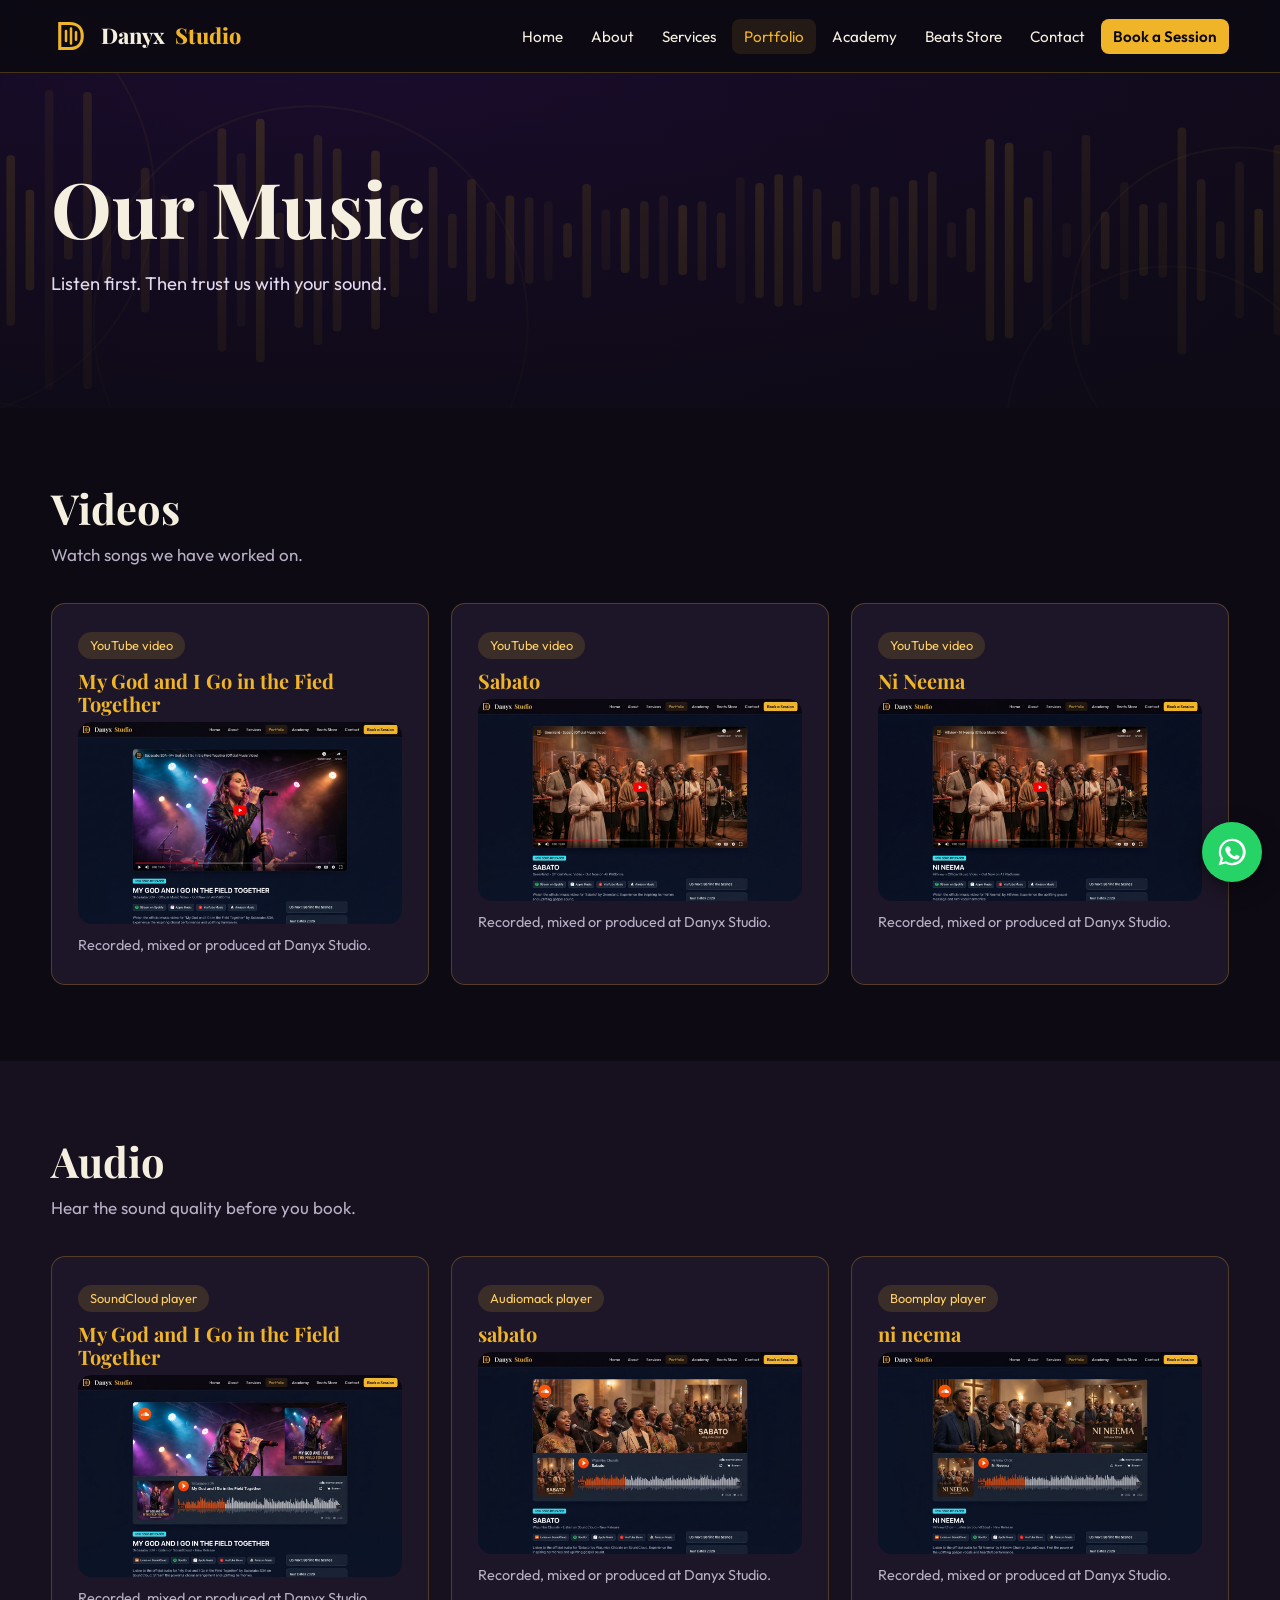
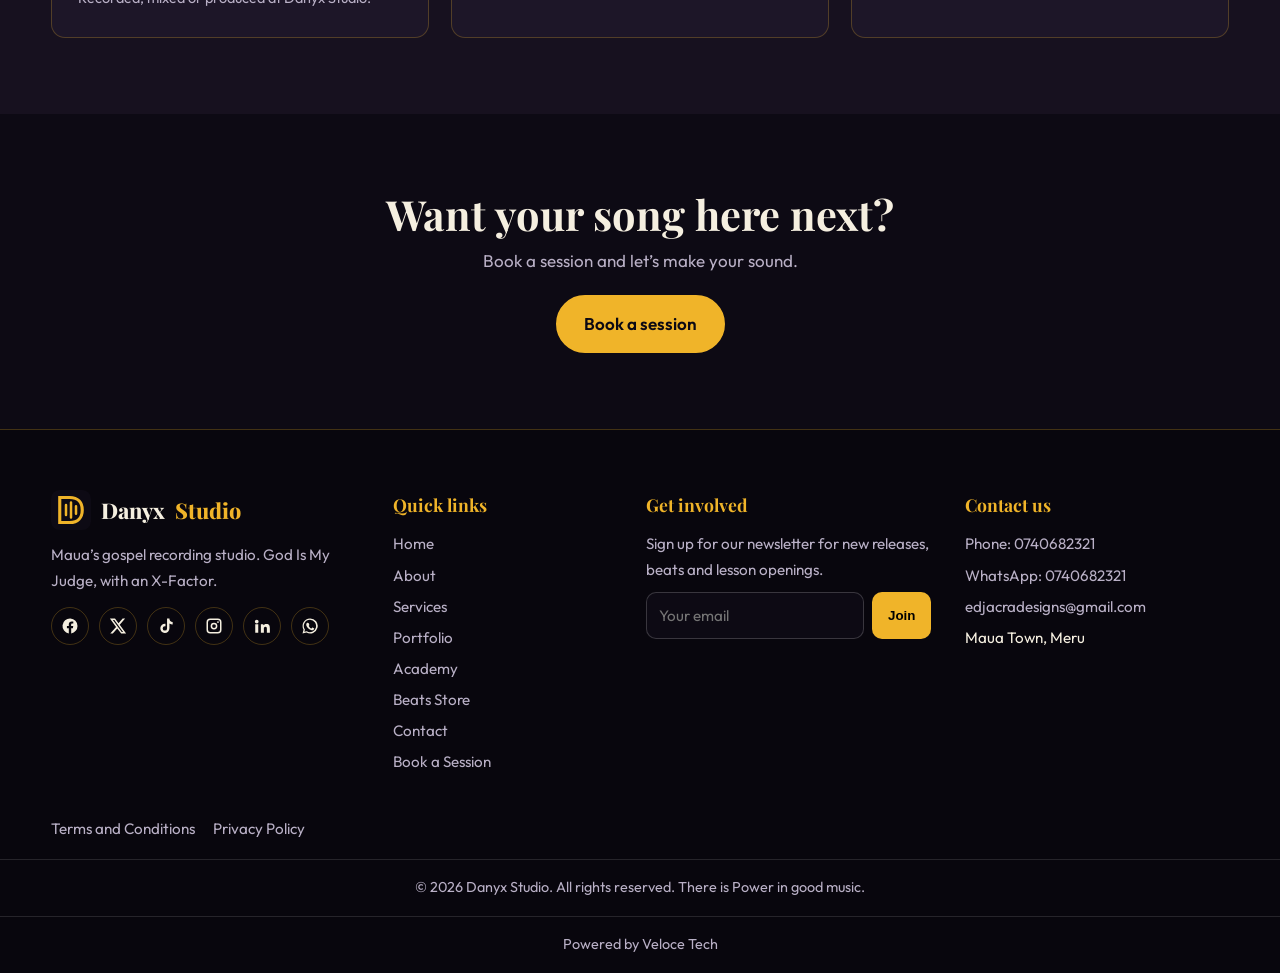
<file: portfolio.html>
<!DOCTYPE html>
<html lang="en"><head><meta charset="UTF-8"><meta name="viewport" content="width=device-width,initial-scale=1">
<title>Portfolio | Danyx Studio, Maua</title><meta name="description" content="Listen to gospel songs recorded, mixed and produced at Danyx Studio.">
<link rel="icon" href="images/logo.svg" type="image/svg+xml">
<link rel="preconnect" href="https://fonts.googleapis.com"><link rel="preconnect" href="https://fonts.gstatic.com" crossorigin>
<link href="https://fonts.googleapis.com/css2?family=Outfit:wght@400;500;600&family=Playfair+Display:ital,wght@0,700;0,800;1,500&display=swap" rel="stylesheet">
<link rel="stylesheet" href="css/styles.css"></head>
<body>
<section class="hero small"><div class="bg-slider" aria-hidden="true"></div><div class="wrap"><h1>Our Music</h1><p>Listen first. Then trust us with your sound.</p></div></section>
<section><div class="wrap"><h2>Videos</h2><p>Watch songs we have worked on.</p><div class="grid">
<article class="card"><span class="tag">YouTube video</span><h3><a href="https://www.schoolproke.com" target="_blank" rel="noopener">My God and I Go in the Fied Together</a></h3><a class="portfolio-cover-link" href="https://www.schoolproke.com" target="_blank" rel="noopener"><img class="portfolio-cover" src="images/My%20God%20and%20I%20Go%20in%20the%20Fied%20Together.jpeg" alt="My God and I Go in the Fied Together"></a><p class="note" style="margin-top:10px">Recorded, mixed or produced at Danyx Studio.</p></article>
<article class="card"><span class="tag">YouTube video</span><h3><a href="https://www.schoolproke.com" target="_blank" rel="noopener">Sabato</a></h3><a class="portfolio-cover-link" href="https://www.schoolproke.com" target="_blank" rel="noopener"><img class="portfolio-cover" src="images/sabato.jpg" alt="Sabato"></a><p class="note" style="margin-top:10px">Recorded, mixed or produced at Danyx Studio.</p></article>
<article class="card"><span class="tag">YouTube video</span><h3><a href="https://www.schoolproke.com" target="_blank" rel="noopener">Ni Neema</a></h3><a class="portfolio-cover-link" href="https://www.schoolproke.com" target="_blank" rel="noopener"><img class="portfolio-cover" src="images/Ni%20Neema.jpeg" alt="Ni Neema"></a><p class="note" style="margin-top:10px">Recorded, mixed or produced at Danyx Studio.</p></article>
</div></div></section>
<section class="alt"><div class="wrap"><h2>Audio</h2><p>Hear the sound quality before you book.</p><div class="grid">
<article class="card"><span class="tag">SoundCloud player</span><h3><a href="https://www.schoolproke.com" target="_blank" rel="noopener">My God and I Go in the Field Together</a></h3><a class="portfolio-cover-link" href="https://www.schoolproke.com" target="_blank" rel="noopener"><img class="portfolio-cover" src="images/sc%20My%20God%20and%20I%20Go%20in%20the%20Field%20Together.jpg" alt="My God and I Go in the Field Together"></a><p class="note" style="margin-top:10px">Recorded, mixed or produced at Danyx Studio.</p></article>
<article class="card"><span class="tag">Audiomack player</span><h3><a href="https://www.schoolproke.com" target="_blank" rel="noopener">sabato</a></h3><a class="portfolio-cover-link" href="https://www.schoolproke.com" target="_blank" rel="noopener"><img class="portfolio-cover" src="images/sc%20sabato.jpg" alt="sabato"></a><p class="note" style="margin-top:10px">Recorded, mixed or produced at Danyx Studio.</p></article>
<article class="card"><span class="tag">Boomplay player</span><h3><a href="https://www.schoolproke.com" target="_blank" rel="noopener">ni neema</a></h3><a class="portfolio-cover-link" href="https://www.schoolproke.com" target="_blank" rel="noopener"><img class="portfolio-cover" src="images/sc%20ni%20neema.jpg" alt="ni neema"></a><p class="note" style="margin-top:10px">Recorded, mixed or produced at Danyx Studio.</p></article>
</div></div></section>
<section><div class="wrap center"><h2>Want your song here next?</h2><p style="margin-bottom:20px">Book a session and let’s make your sound.</p><a class="btn gold" href="book.html">Book a session</a></div></section>
<script src="js/main.js"></script></body></html>
</file>
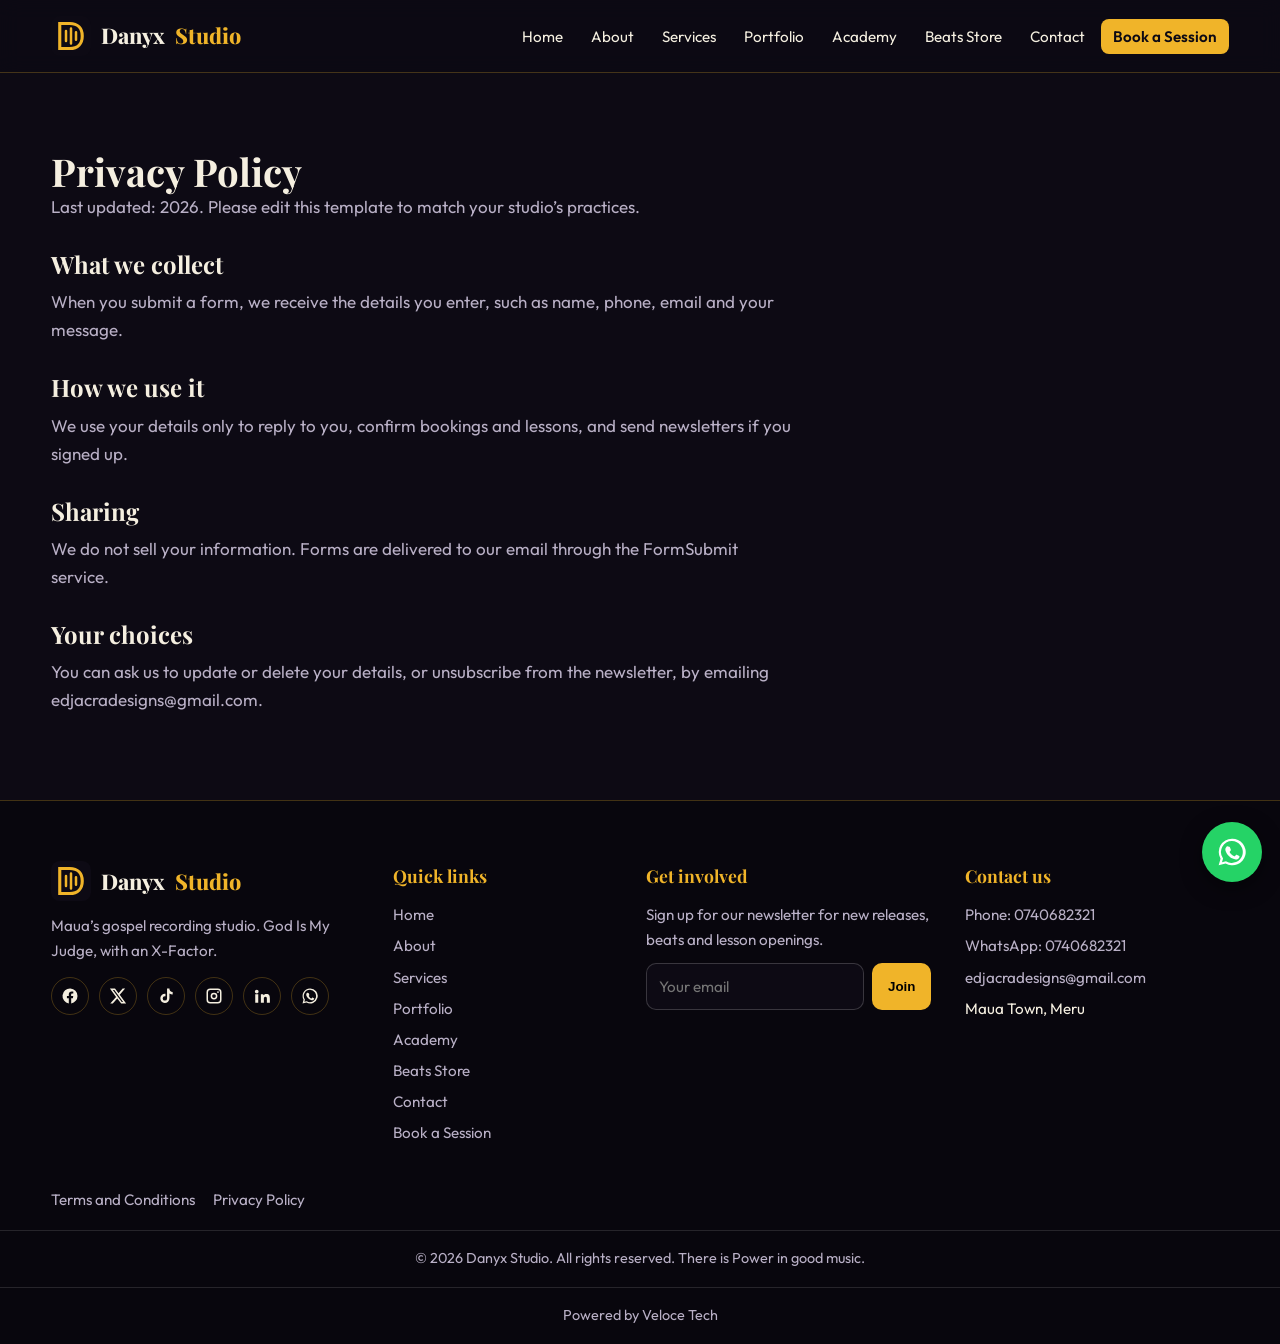
<file: privacy.html>
<!DOCTYPE html>
<html lang="en"><head><meta charset="UTF-8"><meta name="viewport" content="width=device-width,initial-scale=1">
<title>Privacy Policy | Danyx Studio, Maua</title><meta name="description" content="How Danyx Studio collects and uses your information.">
<link rel="icon" href="images/logo.svg" type="image/svg+xml">
<link rel="preconnect" href="https://fonts.googleapis.com"><link rel="preconnect" href="https://fonts.gstatic.com" crossorigin>
<link href="https://fonts.googleapis.com/css2?family=Outfit:wght@400;500;600&family=Playfair+Display:ital,wght@0,700;0,800;1,500&display=swap" rel="stylesheet">
<link rel="stylesheet" href="css/styles.css"></head>
<body>
<section class="legal"><div class="wrap"><h1 style="font-size:2.4rem">Privacy Policy</h1><p>Last updated: 2026. Please edit this template to match your studio’s practices.</p>
<h2>What we collect</h2><p>When you submit a form, we receive the details you enter, such as name, phone, email and your message.</p>
<h2>How we use it</h2><p>We use your details only to reply to you, confirm bookings and lessons, and send newsletters if you signed up.</p>
<h2>Sharing</h2><p>We do not sell your information. Forms are delivered to our email through the FormSubmit service.</p>
<h2>Your choices</h2><p>You can ask us to update or delete your details, or unsubscribe from the newsletter, by emailing edjacradesigns@gmail.com.</p></div></section>
<script src="js/main.js"></script></body></html>
</file>
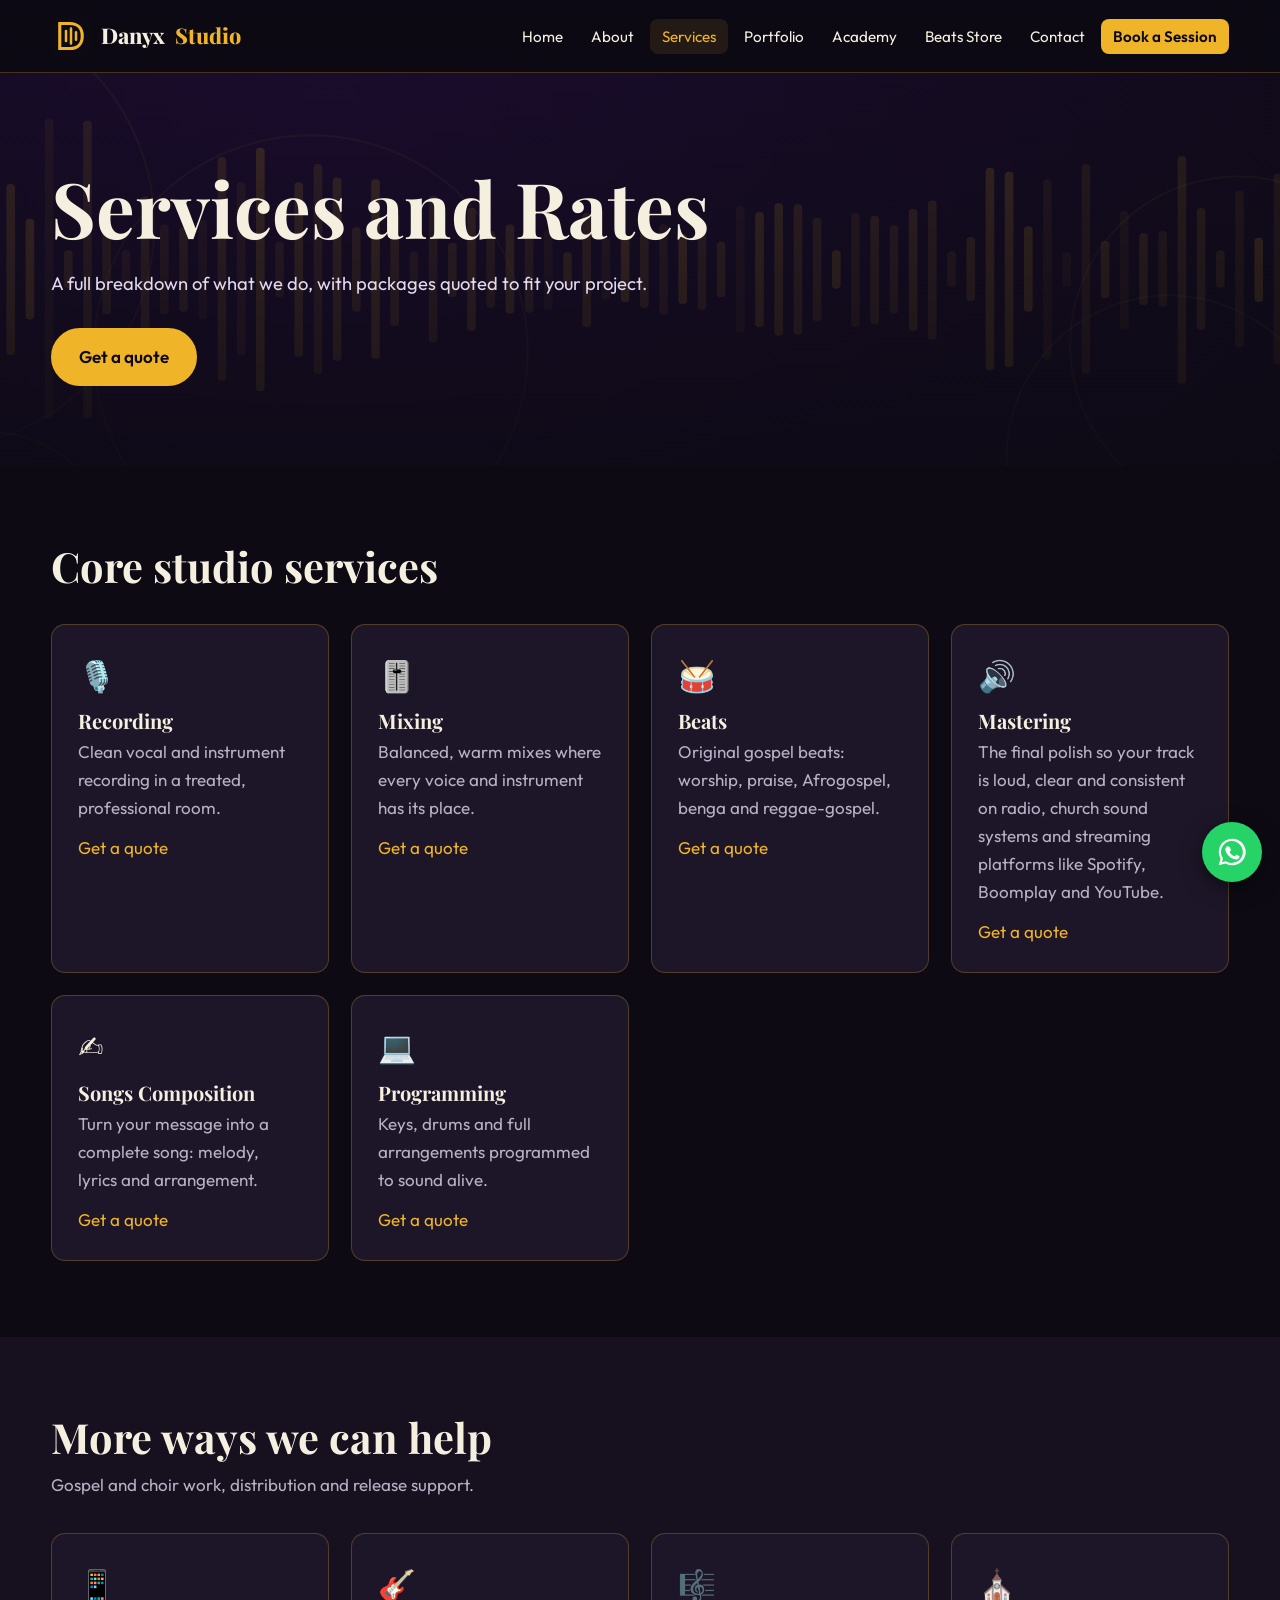
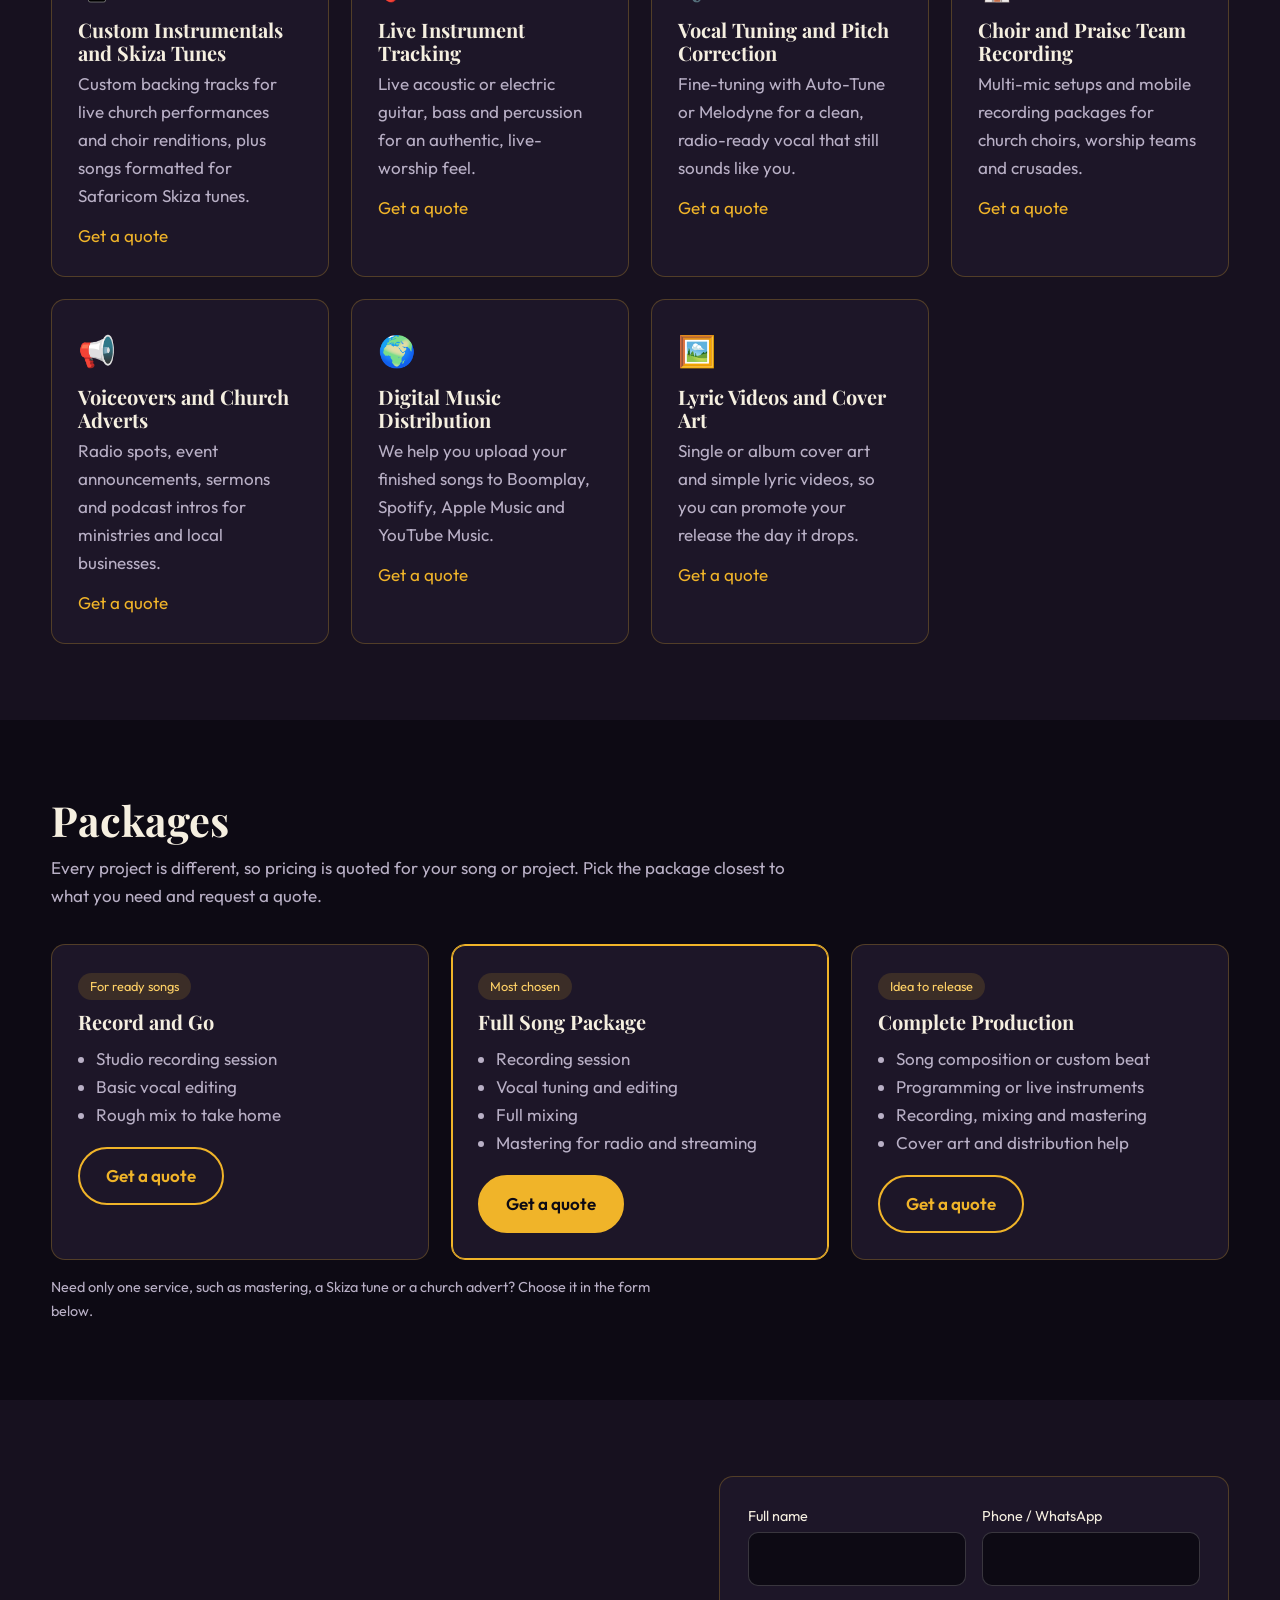
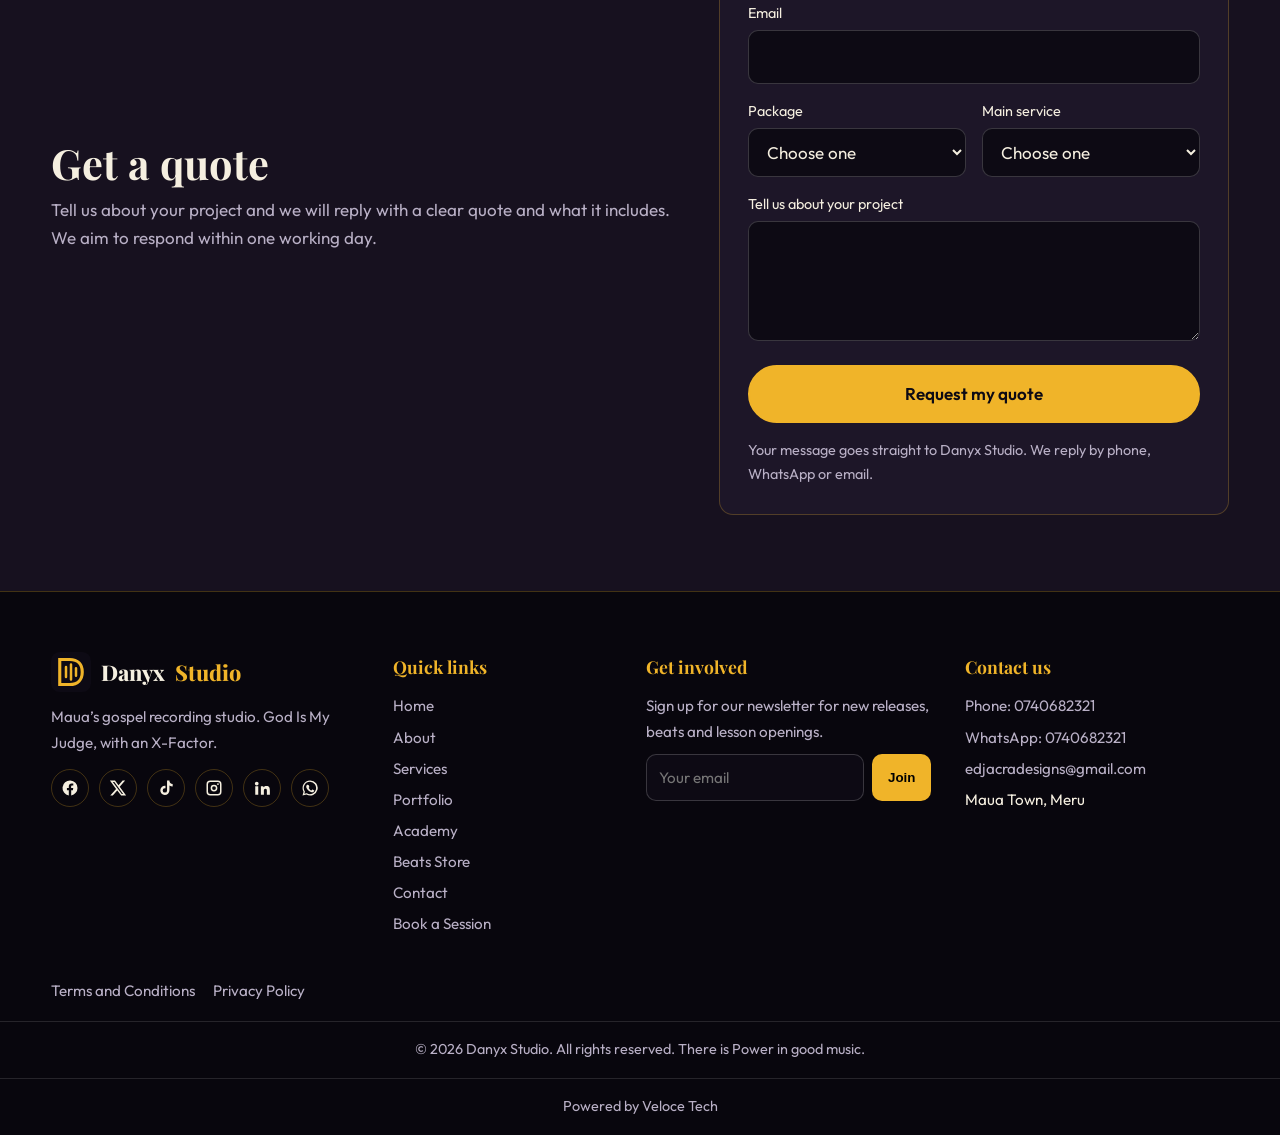
<file: services.html>
<!DOCTYPE html>
<html lang="en"><head><meta charset="UTF-8"><meta name="viewport" content="width=device-width,initial-scale=1">
<title>Services and Rates | Danyx Studio, Maua</title><meta name="description" content="Recording, mixing, mastering, beats, composition, programming and more at Danyx Studio. Request a quote.">
<link rel="icon" href="images/logo.svg" type="image/svg+xml">
<link rel="preconnect" href="https://fonts.googleapis.com"><link rel="preconnect" href="https://fonts.gstatic.com" crossorigin>
<link href="https://fonts.googleapis.com/css2?family=Outfit:wght@400;500;600&family=Playfair+Display:ital,wght@0,700;0,800;1,500&display=swap" rel="stylesheet">
<link rel="stylesheet" href="css/styles.css"></head>
<body>
<section class="hero small"><div class="bg-slider" aria-hidden="true"></div><div class="wrap"><h1>Services and Rates</h1><p>A full breakdown of what we do, with packages quoted to fit your project.</p><a class="btn gold" href="#quote">Get a quote</a></div></section>
<section><div class="wrap"><h2>Core studio services</h2><div class="grid"><article class="card"><div class="ic">🎙️</div><h3>Recording</h3><p>Clean vocal and instrument recording in a treated, professional room.</p><p style="margin-top:12px"><a href="services.html#quote">Get a quote</a></p></article><article class="card"><div class="ic">🎚️</div><h3>Mixing</h3><p>Balanced, warm mixes where every voice and instrument has its place.</p><p style="margin-top:12px"><a href="services.html#quote">Get a quote</a></p></article><article class="card"><div class="ic">🥁</div><h3>Beats</h3><p>Original gospel beats: worship, praise, Afrogospel, benga and reggae-gospel.</p><p style="margin-top:12px"><a href="services.html#quote">Get a quote</a></p></article><article class="card"><div class="ic">🔊</div><h3>Mastering</h3><p>The final polish so your track is loud, clear and consistent on radio, church sound systems and streaming platforms like Spotify, Boomplay and YouTube.</p><p style="margin-top:12px"><a href="services.html#quote">Get a quote</a></p></article><article class="card"><div class="ic">✍️</div><h3>Songs Composition</h3><p>Turn your message into a complete song: melody, lyrics and arrangement.</p><p style="margin-top:12px"><a href="services.html#quote">Get a quote</a></p></article><article class="card"><div class="ic">💻</div><h3>Programming</h3><p>Keys, drums and full arrangements programmed to sound alive.</p><p style="margin-top:12px"><a href="services.html#quote">Get a quote</a></p></article></div></div></section>
<section class="alt"><div class="wrap"><h2>More ways we can help</h2><p>Gospel and choir work, distribution and release support.</p><div class="grid"><article class="card"><div class="ic">📱</div><h3>Custom Instrumentals and Skiza Tunes</h3><p>Custom backing tracks for live church performances and choir renditions, plus songs formatted for Safaricom Skiza tunes.</p><p style="margin-top:12px"><a href="services.html#quote">Get a quote</a></p></article><article class="card"><div class="ic">🎸</div><h3>Live Instrument Tracking</h3><p>Live acoustic or electric guitar, bass and percussion for an authentic, live-worship feel.</p><p style="margin-top:12px"><a href="services.html#quote">Get a quote</a></p></article><article class="card"><div class="ic">🎼</div><h3>Vocal Tuning and Pitch Correction</h3><p>Fine-tuning with Auto-Tune or Melodyne for a clean, radio-ready vocal that still sounds like you.</p><p style="margin-top:12px"><a href="services.html#quote">Get a quote</a></p></article><article class="card"><div class="ic">⛪</div><h3>Choir and Praise Team Recording</h3><p>Multi-mic setups and mobile recording packages for church choirs, worship teams and crusades.</p><p style="margin-top:12px"><a href="services.html#quote">Get a quote</a></p></article><article class="card"><div class="ic">📢</div><h3>Voiceovers and Church Adverts</h3><p>Radio spots, event announcements, sermons and podcast intros for ministries and local businesses.</p><p style="margin-top:12px"><a href="services.html#quote">Get a quote</a></p></article><article class="card"><div class="ic">🌍</div><h3>Digital Music Distribution</h3><p>We help you upload your finished songs to Boomplay, Spotify, Apple Music and YouTube Music.</p><p style="margin-top:12px"><a href="services.html#quote">Get a quote</a></p></article><article class="card"><div class="ic">🖼️</div><h3>Lyric Videos and Cover Art</h3><p>Single or album cover art and simple lyric videos, so you can promote your release the day it drops.</p><p style="margin-top:12px"><a href="services.html#quote">Get a quote</a></p></article></div></div></section>
<section><div class="wrap"><h2>Packages</h2><p>Every project is different, so pricing is quoted for your song or project. Pick the package closest to what you need and request a quote.</p><div class="grid">
<article class="card "><span class="tag">For ready songs</span><h3>Record and Go</h3><ul><li>Studio recording session</li><li>Basic vocal editing</li><li>Rough mix to take home</li></ul><a class="btn line" href="#quote" data-pkg="Record and Go">Get a quote</a></article>
<article class="card feat"><span class="tag">Most chosen</span><h3>Full Song Package</h3><ul><li>Recording session</li><li>Vocal tuning and editing</li><li>Full mixing</li><li>Mastering for radio and streaming</li></ul><a class="btn gold" href="#quote" data-pkg="Full Song Package">Get a quote</a></article>
<article class="card "><span class="tag">Idea to release</span><h3>Complete Production</h3><ul><li>Song composition or custom beat</li><li>Programming or live instruments</li><li>Recording, mixing and mastering</li><li>Cover art and distribution help</li></ul><a class="btn line" href="#quote" data-pkg="Complete Production">Get a quote</a></article></div>
<p class="note" style="margin-top:16px">Need only one service, such as mastering, a Skiza tune or a church advert? Choose it in the form below.</p></div></section>
<section class="alt" id="quote"><div class="wrap split"><div><h2>Get a quote</h2><p>Tell us about your project and we will reply with a clear quote and what it includes. We aim to respond within one working day.</p></div>
<form class="f" action="https://formsubmit.co/edjacradesigns@gmail.com" method="POST"><input type="hidden" name="_subject" value="Danyx Studio: Quote request"><input type="hidden" name="_template" value="table"><input type="hidden" name="_captcha" value="false"><div class="two"><div><label for="name">Full name</label><input id="name" name="name" type="text" required></div><div><label for="phone">Phone / WhatsApp</label><input id="phone" name="phone" type="tel" required></div></div><div><label for="email">Email</label><input id="email" name="email" type="email" required></div><div class="two"><div><label for="package">Package</label><select id="package" name="package" required><option value="">Choose one</option><option>Record and Go</option><option>Full Song Package</option><option>Complete Production</option><option>Single service only</option></select></div><div><label for="service">Main service</label><select id="service" name="service" required><option value="">Choose one</option><option>Recording</option><option>Mixing</option><option>Beats</option><option>Piano Lessons</option><option>Vocals Training</option><option>Songs Composition</option><option>Programming</option><option>Mastering</option><option>Custom Instrumentals and Skiza Tunes</option><option>Live Instrument Tracking</option><option>Vocal Tuning and Pitch Correction</option><option>Choir and Praise Team Recording</option><option>Voiceovers and Church Adverts</option><option>Digital Music Distribution</option><option>Lyric Videos and Cover Art</option></select></div></div><div><label for="message">Tell us about your project</label><textarea id="message" name="message" required></textarea></div><button class="btn gold" type="submit">Request my quote</button><p class="note">Your message goes straight to Danyx Studio. We reply by phone, WhatsApp or email.</p></form></div></section>
<script>document.querySelectorAll('[data-pkg]').forEach(function(a){a.addEventListener('click',function(){document.querySelector('select[name=package]').value=a.dataset.pkg})})</script>
<script src="js/main.js"></script></body></html>
</file>
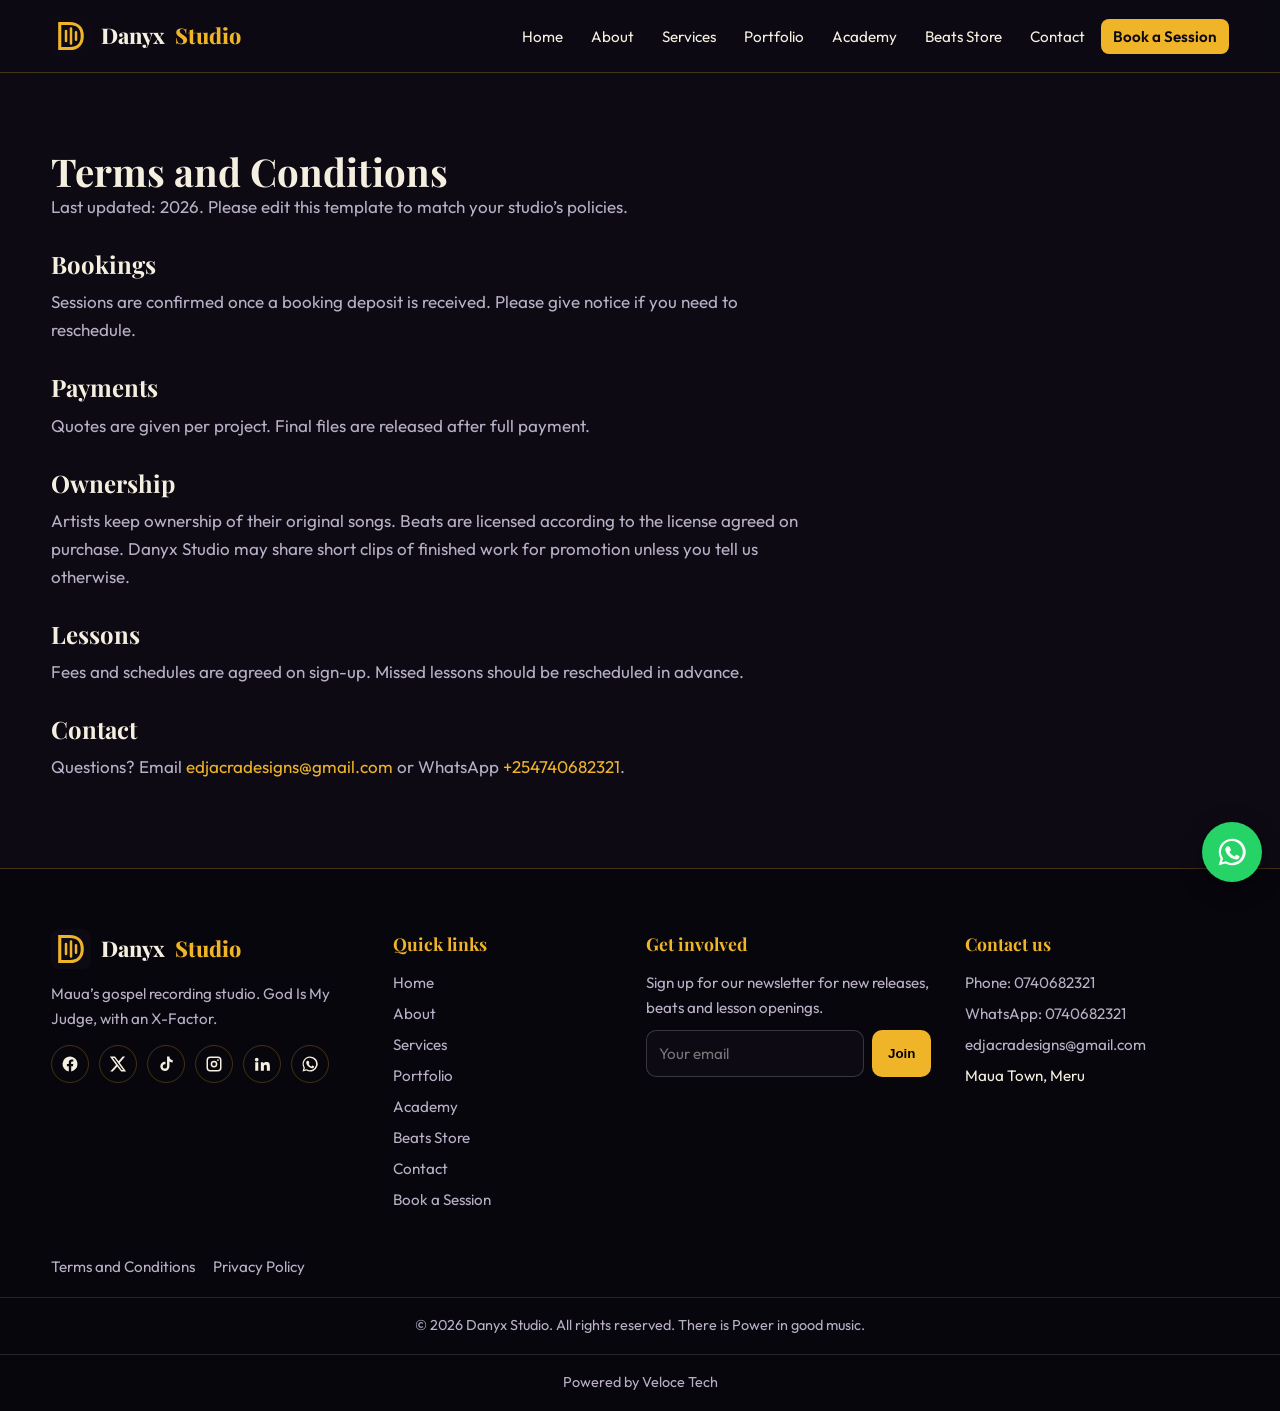
<file: terms.html>
<!DOCTYPE html>
<html lang="en"><head><meta charset="UTF-8"><meta name="viewport" content="width=device-width,initial-scale=1">
<title>Terms and Conditions | Danyx Studio, Maua</title><meta name="description" content="Terms and conditions for using Danyx Studio services and website.">
<link rel="icon" href="images/logo.svg" type="image/svg+xml">
<link rel="preconnect" href="https://fonts.googleapis.com"><link rel="preconnect" href="https://fonts.gstatic.com" crossorigin>
<link href="https://fonts.googleapis.com/css2?family=Outfit:wght@400;500;600&family=Playfair+Display:ital,wght@0,700;0,800;1,500&display=swap" rel="stylesheet">
<link rel="stylesheet" href="css/styles.css"></head>
<body>
<section class="legal"><div class="wrap"><h1 style="font-size:2.4rem">Terms and Conditions</h1><p>Last updated: 2026. Please edit this template to match your studio’s policies.</p>
<h2>Bookings</h2><p>Sessions are confirmed once a booking deposit is received. Please give notice if you need to reschedule.</p>
<h2>Payments</h2><p>Quotes are given per project. Final files are released after full payment.</p>
<h2>Ownership</h2><p>Artists keep ownership of their original songs. Beats are licensed according to the license agreed on purchase. Danyx Studio may share short clips of finished work for promotion unless you tell us otherwise.</p>
<h2>Lessons</h2><p>Fees and schedules are agreed on sign-up. Missed lessons should be rescheduled in advance.</p>
<h2>Contact</h2><p>Questions? Email <a href="mailto:edjacradesigns@gmail.com">edjacradesigns@gmail.com</a> or WhatsApp <a href="https://wa.me/254740682321">+254740682321</a>.</p></div></section>
<script src="js/main.js"></script></body></html>
</file>
<file: css/styles.css>
:root{--ink:#0d0a14;--ink2:#17111f;--panel:#1d1628;--gold:#f0b429;--gold2:#ffd166;--cream:#f5efe0;--mute:#b9b0c6;--line:rgba(240,180,41,.25);--r:14px}
*{box-sizing:border-box;margin:0;padding:0}
html{scroll-behavior:smooth}
body{font-family:'Outfit',system-ui,sans-serif;background:var(--ink);color:var(--cream);line-height:1.65;font-size:17px}
img,iframe{max-width:100%}
a{color:var(--gold);text-decoration:none}
a:focus-visible,button:focus-visible,input:focus-visible,select:focus-visible,textarea:focus-visible{outline:3px solid var(--gold2);outline-offset:2px}
h1,h2,h3{font-family:'Playfair Display',Georgia,serif;line-height:1.15;font-weight:700}
h1{font-size:clamp(2.4rem,7vw,4.8rem)}h2{font-size:clamp(1.7rem,4vw,2.6rem);margin-bottom:.6rem}h3{font-size:1.25rem;margin-bottom:.4rem}
p{color:var(--mute);max-width:68ch}
.wrap{width:min(1180px,92%);margin:auto}
section{padding:76px 0}
.alt{background:var(--ink2)}
.center{text-align:center}.center p{margin-inline:auto}
.sub{font-style:italic;color:var(--gold2);font-family:'Playfair Display',serif;font-size:1.2rem}
header.site{position:sticky;top:0;z-index:50;background:rgba(13,10,20,.92);backdrop-filter:blur(10px);border-bottom:1px solid var(--line)}
.nav{display:flex;align-items:center;justify-content:space-between;height:72px}
.brand{display:flex;align-items:center;gap:10px;font-family:'Playfair Display',serif;font-weight:800;font-size:1.35rem;color:var(--cream)}
.brand img{width:40px;height:40px}.brand span{color:var(--gold)}
.menu{display:flex;gap:4px;list-style:none;align-items:center}
.menu a{color:var(--cream);padding:8px 12px;border-radius:8px;font-size:.95rem}
.menu a:hover,.menu a.on{color:var(--gold)}
.menu a.on{background:rgba(240,180,41,.1)}
.menu .cta{background:var(--gold);color:var(--ink);font-weight:600}
.menu .cta:hover{background:var(--gold2);color:var(--ink)}
.burger{display:none;background:none;border:1px solid var(--line);color:var(--gold);font-size:1.5rem;border-radius:8px;width:44px;height:44px;cursor:pointer}
.hero{position:relative;overflow:hidden;padding:130px 0 110px;min-height:520px;display:flex;align-items:center}
.hero.small{padding:90px 0 80px;min-height:320px}
.bg-slider{position:absolute;inset:0;z-index:0;overflow:hidden;background:var(--ink)}
.bg-slide{position:absolute;inset:-10%;background-size:cover;background-position:center;opacity:0;transition:opacity 1.2s ease}
.bg-slide.active{opacity:1;animation:zr 6s ease-in-out infinite alternate}
@keyframes zr{0%{transform:scale(1) rotate(0)}100%{transform:scale(1.18) rotate(3deg)}}
.hero::after{content:"";position:absolute;inset:0;background:linear-gradient(180deg,rgba(13,10,20,.55),rgba(13,10,20,.85));z-index:1}
.hero .wrap{position:relative;z-index:2}
.hero p{font-size:1.15rem;margin:18px 0 28px;color:#e2d9ee}
.btn{display:inline-block;padding:13px 26px;border-radius:999px;border:2px solid var(--gold);cursor:pointer;font:inherit;font-weight:600;transition:.2s}
.btn.gold{background:var(--gold);color:var(--ink)}.btn.gold:hover{background:var(--gold2)}
.btn.line{background:transparent;color:var(--gold)}.btn.line:hover{background:rgba(240,180,41,.12)}
.btns{display:flex;gap:14px;flex-wrap:wrap}
.grid{display:grid;gap:22px;grid-template-columns:repeat(auto-fit,minmax(260px,1fr));margin-top:34px}
.card{background:var(--panel);border:1px solid var(--line);border-radius:var(--r);padding:26px}
.card .ic{font-size:1.9rem;margin-bottom:8px}
.card.feat{border-color:var(--gold);box-shadow:0 0 0 1px var(--gold) inset}
.card ul{margin:12px 0 18px 18px;color:var(--mute)}
.split{display:grid;gap:44px;grid-template-columns:1.1fr .9fr;align-items:center}
.stat{display:flex;gap:30px;flex-wrap:wrap;margin-top:22px}.stat div{font-size:.95rem;color:var(--mute)}.stat b{display:block;color:var(--gold);font-size:1.6rem;font-family:'Playfair Display',serif}
.stat b[data-count]{font-variant-numeric:tabular-nums}
.tag{display:inline-block;font-size:.8rem;padding:3px 12px;border-radius:99px;background:rgba(240,180,41,.14);color:var(--gold2);margin-bottom:10px}
.ph{aspect-ratio:16/10;border:2px dashed var(--line);border-radius:var(--r);display:grid;place-items:center;text-align:center;padding:16px;color:var(--mute);background:var(--ink)}
.studio-photo{display:block;width:100%;aspect-ratio:16/10;object-fit:cover;border-radius:var(--r)}
.studio-item{margin:0;text-align:center}.studio-item figcaption{margin-top:10px;font-weight:600;color:var(--cream)}
.video{aspect-ratio:16/9;width:100%;border:0;border-radius:var(--r)}
form.f{background:var(--panel);border:1px solid var(--line);border-radius:var(--r);padding:28px;display:grid;gap:16px}
form.f .two{display:grid;gap:16px;grid-template-columns:1fr 1fr}
label{font-size:.9rem;color:var(--cream);display:block;margin-bottom:4px}
input,select,textarea{width:100%;padding:12px 14px;border-radius:10px;border:1px solid rgba(255,255,255,.18);background:var(--ink);color:var(--cream);font:inherit}
textarea{min-height:120px;resize:vertical}
.note{font-size:.9rem;color:var(--mute)}
table{width:100%;border-collapse:collapse;margin-top:20px}th,td{padding:12px;text-align:left;border-bottom:1px solid var(--line)}th{color:var(--gold)}
.tbl{overflow-x:auto}
.legal h2{margin-top:30px;font-size:1.5rem}.legal p{margin-bottom:10px}
.wa{position:fixed;right:18px;bottom:18px;z-index:60;width:60px;height:60px;border-radius:50%;background:#25d366;display:grid;place-items:center;box-shadow:0 6px 20px rgba(0,0,0,.5);animation:pulse 2.4s infinite}
.wa svg{width:32px;height:32px;fill:#fff}
@keyframes pulse{0%{box-shadow:0 0 0 0 rgba(37,211,102,.6)}70%{box-shadow:0 0 0 18px rgba(37,211,102,0)}100%{box-shadow:0 0 0 0 rgba(37,211,102,0)}}
footer.site{background:#08060d;border-top:1px solid var(--line);padding-top:60px;font-size:.95rem}
.fgrid{display:grid;gap:34px;grid-template-columns:1.4fr 1fr 1.3fr 1.2fr}
footer h4{font-family:'Playfair Display',serif;color:var(--gold);margin-bottom:12px;font-size:1.1rem}
footer ul{list-style:none}footer li{margin-bottom:6px}footer a{color:var(--mute)}footer a:hover{color:var(--gold)}
.soc{display:flex;gap:10px;flex-wrap:wrap;margin-top:14px}
.soc a{width:38px;height:38px;border-radius:50%;border:1px solid var(--line);display:grid;place-items:center}
.soc a:hover{background:var(--gold)}.soc svg{width:18px;height:18px;fill:var(--cream)}.soc a:hover svg{fill:var(--ink)}
.nl{display:flex;gap:8px;margin-top:10px}.nl input{padding:10px 12px}.nl button{padding:10px 16px;border-radius:10px;border:0;background:var(--gold);font-weight:600;cursor:pointer}
.legalrow{display:flex;gap:18px;flex-wrap:wrap;margin:36px 0 18px}
.home-services.motion-ready .home-services-title,.home-services.motion-ready .card .ic,.home-services.motion-ready .card h3{opacity:0}
.portfolio-cover-link{display:block}.portfolio-cover{display:block;width:100%;aspect-ratio:16/10;object-fit:cover;border-radius:var(--r)}
.home-pop{animation:home-pop .38s cubic-bezier(.2,.8,.2,1) both}
.page-reveal{animation:home-pop .55s cubic-bezier(.2,.8,.2,1) both}
@keyframes home-pop{from{opacity:0;transform:translateY(12px) scale(.96)}to{opacity:1;transform:translateY(0) scale(1)}}
hr.thin{border:0;border-top:1px solid rgba(255,255,255,.12);margin:0}
.copy{text-align:center;padding:16px 0;color:var(--mute);font-size:.9rem}
@media(max-width:900px){.split,.fgrid{grid-template-columns:1fr}.burger{display:block}
.menu{position:absolute;top:72px;left:0;right:0;background:var(--ink);flex-direction:column;align-items:stretch;padding:14px 4%;border-bottom:1px solid var(--line);display:none}
.menu.open{display:flex}.menu a{display:block;padding:12px}form.f .two{grid-template-columns:1fr}section{padding:56px 0}.hero{padding:90px 0 70px}}
@media(prefers-reduced-motion:reduce){.bg-slide.active,.wa,.home-pop,.page-reveal{animation:none}.home-services.motion-ready .home-services-title,.home-services.motion-ready .card .ic,.home-services.motion-ready .card h3{opacity:1}html{scroll-behavior:auto}}
</file>
